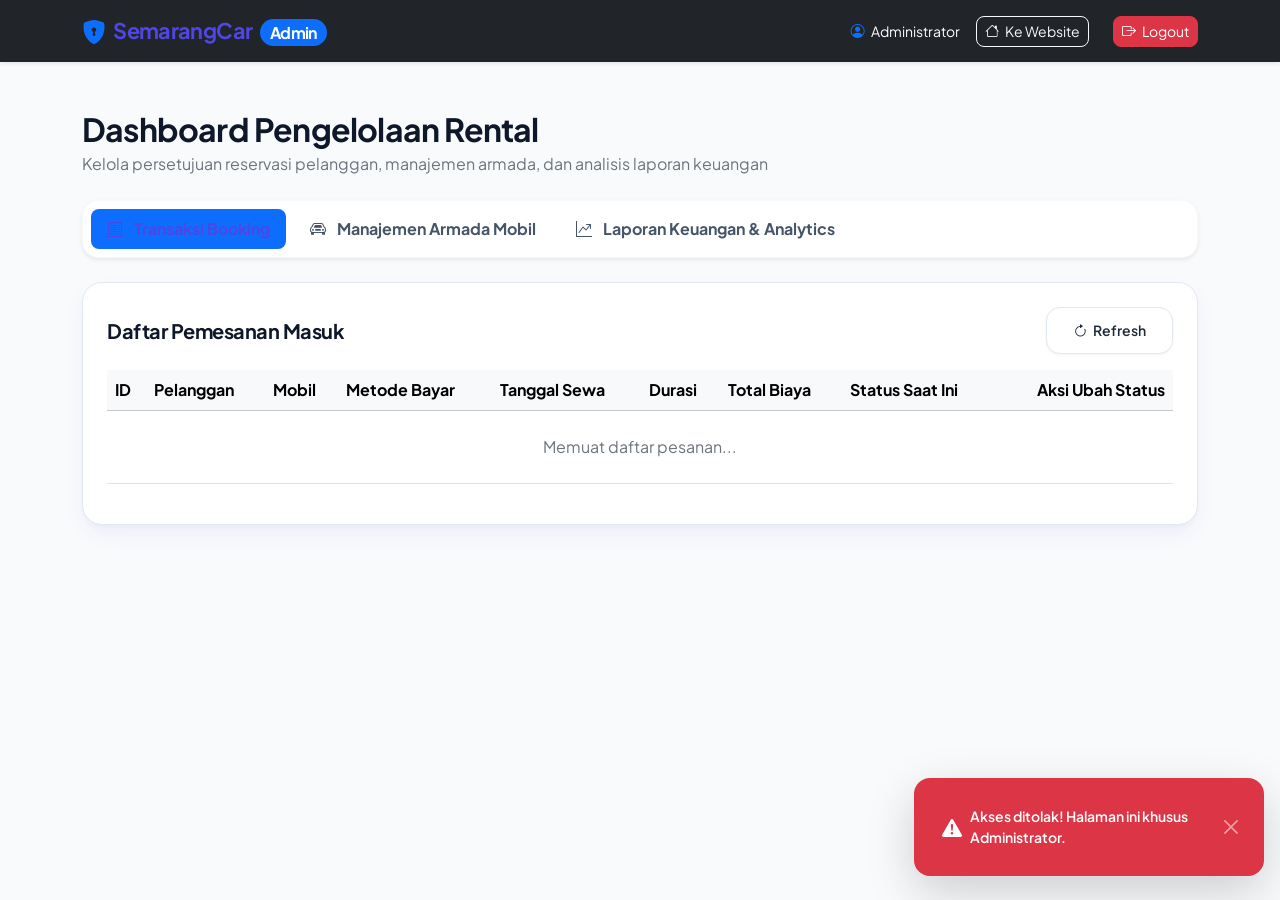
<file: frontend/admin.html>
<!DOCTYPE html>
<html lang="id">
<head>
    <meta charset="UTF-8">
    <meta name="viewport" content="width=device-width, initial-scale=1.0">
    <title>Dashboard Admin - SemarangCar</title>
    <link href="https://cdn.jsdelivr.net/npm/bootstrap@5.3.2/dist/css/bootstrap.min.css" rel="stylesheet">
    <link href="https://cdn.jsdelivr.net/npm/bootstrap-icons@1.11.1/font/bootstrap-icons.css" rel="stylesheet">
    <link rel="stylesheet" href="assets/css/style.css">
    <style>
        @media print {
            body * { visibility: hidden; }
            #printableReport, #printableReport * { visibility: visible; }
            #printableReport { position: absolute; left: 0; top: 0; width: 100%; }
            .no-print { display: none !important; }
        }
    </style>
</head>
<body>
    <nav class="navbar navbar-expand-lg navbar-dark bg-dark sticky-top shadow-sm no-print">
        <div class="container">
            <a class="navbar-brand d-flex align-items-center gap-2 fw-bold text-white" href="admin.html">
                <i class="bi bi-shield-lock-fill text-primary fs-4"></i>
                <span>SemarangCar <span class="badge bg-primary text-white fs-6 ms-1 rounded-pill">Admin</span></span>
            </a>
            <div class="d-flex align-items-center gap-3">
                <span class="text-white small d-none d-sm-inline" id="adminNameDisplay"><i class="bi bi-person-circle me-1 text-primary"></i> Administrator</span>
                <a href="index.html" class="btn btn-outline-light btn-sm rounded-3 me-2"><i class="bi bi-house me-1"></i> Ke Website</a>
                <button onclick="logout()" class="btn btn-danger btn-sm rounded-3"><i class="bi bi-box-arrow-right me-1"></i> Logout</button>
            </div>
        </div>
    </nav>

    <main class="py-5">
        <div class="container">
            <div class="d-flex flex-column flex-md-row justify-content-between align-items-start align-items-md-center mb-4 gap-3 no-print">
                <div>
                    <h2 class="fw-bold mb-1">Dashboard Pengelolaan Rental</h2>
                    <p class="text-secondary mb-0">Kelola persetujuan reservasi pelanggan, manajemen armada, dan analisis laporan keuangan</p>
                </div>
            </div>

            <!-- Tab Navigation -->
            <ul class="nav nav-pills gap-2 mb-4 p-2 bg-white rounded-4 border border-light shadow-sm no-print" id="adminTabs" role="tablist">
                <li class="nav-item" role="presentation">
                    <button class="nav-link active rounded-3 px-4 py-2.5 fw-bold" id="bookings-tab" data-bs-toggle="tab" data-bs-target="#bookings-panel" type="button" role="tab">
                        <i class="bi bi-receipt-cutoff me-2"></i> Transaksi Booking
                        <span class="badge bg-danger text-white ms-2 rounded-pill d-none" id="pendingBookingBadge">0</span>
                    </button>
                </li>
                <li class="nav-item" role="presentation">
                    <button class="nav-link rounded-3 px-4 py-2.5 fw-bold" id="cars-tab" data-bs-toggle="tab" data-bs-target="#cars-panel" type="button" role="tab">
                        <i class="bi bi-car-front me-2"></i> Manajemen Armada Mobil
                    </button>
                </li>
                <li class="nav-item" role="presentation">
                    <button class="nav-link rounded-3 px-4 py-2.5 fw-bold" id="finance-tab" data-bs-toggle="tab" data-bs-target="#finance-panel" type="button" role="tab" onclick="loadFinancialReport()">
                        <i class="bi bi-graph-up-arrow me-2"></i> Laporan Keuangan & Analytics
                    </button>
                </li>
            </ul>

            <div class="tab-content" id="adminTabsContent">
                <!-- Panel 1: Booking Management -->
                <div class="tab-pane fade show active" id="bookings-panel" role="tabpanel">
                    <div class="card card-modern p-4">
                        <div class="d-flex justify-content-between align-items-center mb-3">
                            <h5 class="fw-bold mb-0">Daftar Pemesanan Masuk</h5>
                            <button onclick="loadAllBookings()" class="btn btn-secondary-custom btn-sm"><i class="bi bi-arrow-clockwise me-1"></i> Refresh</button>
                        </div>
                        <div class="table-responsive">
                            <table class="table table-hover align-middle">
                                <thead class="table-light">
                                    <tr>
                                        <th>ID</th>
                                        <th>Pelanggan</th>
                                        <th>Mobil</th>
                                        <th>Metode Bayar</th>
                                        <th>Tanggal Sewa</th>
                                        <th>Durasi</th>
                                        <th>Total Biaya</th>
                                        <th>Status Saat Ini</th>
                                        <th class="text-end">Aksi Ubah Status</th>
                                    </tr>
                                </thead>
                                <tbody id="adminBookingTable">
                                    <tr><td colspan="9" class="text-center py-4 text-secondary">Memuat daftar pesanan...</td></tr>
                                </tbody>
                            </table>
                        </div>
                    </div>
                </div>

                <!-- Panel 2: Mobil CRUD Management -->
                <div class="tab-pane fade" id="cars-panel" role="tabpanel">
                    <div class="card card-modern p-4">
                        <div class="d-flex flex-column flex-sm-row justify-content-between align-items-start align-items-sm-center mb-4 gap-2">
                            <h5 class="fw-bold mb-0">Kelola Daftar Armada Mobil</h5>
                            <button onclick="openCarModal()" class="btn btn-primary-custom btn-sm">
                                <i class="bi bi-plus-lg me-1"></i> Tambah Mobil Baru
                            </button>
                        </div>
                        <div class="table-responsive">
                            <table class="table table-hover align-middle">
                                <thead class="table-light">
                                    <tr>
                                        <th>Mobil</th>
                                        <th>Merk</th>
                                        <th>Harga / Hari</th>
                                        <th>Transmisi</th>
                                        <th>Kapasitas</th>
                                        <th>Status Armada</th>
                                        <th class="text-end">Aksi Kelola</th>
                                    </tr>
                                </thead>
                                <tbody id="adminCarTable">
                                    <tr><td colspan="7" class="text-center py-4 text-secondary">Memuat daftar mobil...</td></tr>
                                </tbody>
                            </table>
                        </div>
                    </div>
                </div>

                <!-- Panel 3: Financial Analytics & Reports (Item 2B) -->
                <div class="tab-pane fade" id="finance-panel" role="tabpanel">
                    <div id="printableReport">
                        <!-- Stat Summary Cards -->
                        <div class="row g-3 mb-4 no-print">
                            <div class="col-6 col-md-3">
                                <div class="card card-modern p-3 border-0 bg-primary text-white">
                                    <span class="small text-white-50 d-block">TOTAL OMSET APPROVED</span>
                                    <h4 class="fw-bold mb-0" id="statOmsetApproved">Rp0</h4>
                                </div>
                            </div>
                            <div class="col-6 col-md-3">
                                <div class="card card-modern p-3 border-0 bg-success text-white">
                                    <span class="small text-white-50 d-block">TRANSAKSI APPROVED</span>
                                    <h4 class="fw-bold mb-0" id="statCountApproved">0</h4>
                                </div>
                            </div>
                            <div class="col-6 col-md-3">
                                <div class="card card-modern p-3 border-0 bg-warning text-dark">
                                    <span class="small text-dark-50 d-block">TRANSAKSI PENDING</span>
                                    <h4 class="fw-bold mb-0" id="statCountPending">0</h4>
                                </div>
                            </div>
                            <div class="col-6 col-md-3">
                                <div class="card card-modern p-3 border-0 bg-dark text-white">
                                    <span class="small text-white-50 d-block">TOTAL SEWA UNIT</span>
                                    <h4 class="fw-bold mb-0" id="statCountMobil">0 Unit</h4>
                                </div>
                            </div>
                        </div>

                        <!-- Report Table -->
                        <div class="card card-modern p-4">
                            <div class="d-flex justify-content-between align-items-center mb-3">
                                <div>
                                    <h5 class="fw-bold mb-0">Laporan Keuangan & Pendapatan</h5>
                                    <span class="text-secondary small">Rekapitulasi pendapatan transaksi penyewaan armada</span>
                                </div>
                                <button onclick="window.print()" class="btn btn-primary-custom btn-sm no-print">
                                    <i class="bi bi-printer me-1"></i> Cetak Laporan PDF
                                </button>
                            </div>
                            <div class="table-responsive">
                                <table class="table table-bordered align-middle">
                                    <thead class="table-light">
                                        <tr>
                                            <th>ID Ref</th>
                                            <th>Pelanggan</th>
                                            <th>Mobil Disewa</th>
                                            <th>Metode Bayar</th>
                                            <th>Tanggal Sewa</th>
                                            <th>Nominal Biaya</th>
                                            <th>Status</th>
                                        </tr>
                                    </thead>
                                    <tbody id="financeTable">
                                        <tr><td colspan="7" class="text-center py-4 text-secondary">Memuat laporan...</td></tr>
                                    </tbody>
                                    <tfoot>
                                        <tr class="table-light fw-bold">
                                            <td colspan="5" class="text-end">TOTAL OMSET TERKUMPUL (APPROVED):</td>
                                            <td colspan="2" class="text-primary fs-5" id="financeTotalApproved">Rp0</td>
                                        </tr>
                                    </tfoot>
                                </table>
                            </div>
                        </div>
                    </div>
                </div>
            </div>
        </div>
    </main>

    <!-- Modal Form Tambah/Edit Mobil -->
    <div class="modal fade" id="carModal" tabindex="-1" aria-hidden="true">
        <div class="modal-dialog modal-dialog-centered modal-lg">
            <div class="modal-content rounded-4 border-0 shadow-lg">
                <div class="modal-header border-bottom-0 pb-0">
                    <h5 class="modal-title fw-bold" id="carModalTitle">Tambah Armada Mobil</h5>
                    <button type="button" class="btn-close" data-bs-dismiss="modal" aria-label="Close"></button>
                </div>
                <div class="modal-body p-4">
                    <form id="carForm">
                        <input type="hidden" id="carId">
                        
                        <div class="row g-3 mb-3">
                            <div class="col-md-6">
                                <label class="form-label" for="carNama">Nama Mobil</label>
                                <input type="text" id="carNama" class="form-control" placeholder="Contoh: Avanza Veloz" required>
                            </div>
                            <div class="col-md-6">
                                <label class="form-label" for="carMerk">Merk / Brand</label>
                                <input type="text" id="carMerk" class="form-control" placeholder="Contoh: Toyota" required>
                            </div>
                        </div>

                        <div class="row g-3 mb-3">
                            <div class="col-md-4">
                                <label class="form-label" for="carHarga">Harga Sewa / Hari (Rp)</label>
                                <input type="number" id="carHarga" class="form-control" min="50000" step="10000" placeholder="350000" required>
                            </div>
                            <div class="col-md-4">
                                <label class="form-label" for="carTransmisi">Transmisi</label>
                                <select id="carTransmisi" class="form-select" required>
                                    <option value="Manual">Manual</option>
                                    <option value="Otomatis">Otomatis (Matic)</option>
                                </select>
                            </div>
                            <div class="col-md-4">
                                <label class="form-label" for="carKapasitas">Kapasitas (Kursi)</label>
                                <input type="number" id="carKapasitas" class="form-control" min="2" max="20" value="5" required>
                            </div>
                        </div>

                        <div class="row g-3 mb-3">
                            <div class="col-md-6">
                                <label class="form-label" for="carBahanBakar">Bahan Bakar</label>
                                <select id="carBahanBakar" class="form-select" required>
                                    <option value="Bensin">Bensin</option>
                                    <option value="Diesel">Diesel</option>
                                    <option value="Listrik">Listrik (EV)</option>
                                </select>
                            </div>
                            <div class="col-md-6">
                                <label class="form-label" for="carStatus">Status Ketersediaan Armada</label>
                                <select id="carStatus" class="form-select" required>
                                    <option value="true">Tersedia (Siap Disewa)</option>
                                    <option value="false">Tidak Tersedia / Disewa</option>
                                </select>
                            </div>
                        </div>

                        <div class="mb-3">
                            <label class="form-label" for="carGambarUrl">URL Gambar Mobil</label>
                            <input type="url" id="carGambarUrl" class="form-control" placeholder="https://images.unsplash.com/...">
                        </div>

                        <div class="mb-4">
                            <label class="form-label" for="carDeskripsi">Deskripsi Singkat</label>
                            <textarea id="carDeskripsi" class="form-control" rows="3" placeholder="Informasi keunggulan mobil..."></textarea>
                        </div>

                        <div class="d-flex justify-content-end gap-2">
                            <button type="button" class="btn btn-secondary-custom" data-bs-dismiss="modal">Batal</button>
                            <button type="submit" id="saveCarBtn" class="btn btn-primary-custom">Simpan Armada Mobil</button>
                        </div>
                    </form>
                </div>
            </div>
        </div>
    </div>

    <div id="toastContainer" class="toast-container position-fixed bottom-0 end-0 p-3 no-print"></div>

    <script src="https://cdn.jsdelivr.net/npm/bootstrap@5.3.2/dist/js/bootstrap.bundle.min.js"></script>
    <script src="assets/js/script.js"></script>
    <script>
        let bsCarModal = null;

        document.addEventListener('DOMContentLoaded', () => {
            const user = JSON.parse(localStorage.getItem('user'));
            if (!user || user.role !== 'ADMIN') {
                showToast('Akses ditolak! Halaman ini khusus Administrator.', 'danger');
                setTimeout(() => window.location.href = 'login.html', 1000);
                return;
            }

            document.getElementById('adminNameDisplay').innerHTML = `<i class="bi bi-person-circle me-1 text-primary"></i> ${escapeHTML(user.nama)}`;

            bsCarModal = new bootstrap.Modal(document.getElementById('carModal'));
            document.getElementById('carForm').addEventListener('submit', saveCar);

            loadAllBookings();
            loadAllCars();
        });

        async function loadAllBookings() {
            const tbody = document.getElementById('adminBookingTable');
            try {
                const res = await fetch(`${API_BASE_URL}/booking`, { headers: getAuthHeaders() });
                const bookings = await res.json();

                if (!bookings || bookings.length === 0) {
                    tbody.innerHTML = '<tr><td colspan="9" class="text-center text-secondary py-4">Belum ada pesanan masuk.</td></tr>';
                    updatePendingBadge(0);
                    return;
                }

                const pendingCount = bookings.filter(b => b.status === 'PENDING').length;
                updatePendingBadge(pendingCount);

                tbody.innerHTML = bookings.map(b => {
                    let badgeClass = 'badge-amber';
                    if (b.status === 'APPROVED') badgeClass = 'badge-emerald';
                    if (b.status === 'REJECTED') badgeClass = 'badge-rose';

                    const userHp = b.user && b.user.noHp ? b.user.noHp.replace(/[^0-9]/g, '') : '';
                    const waLink = userHp ? `https://wa.me/${userHp.startsWith('0') ? '62' + userHp.substring(1) : userHp}` : '#';

                    return `
                    <tr>
                        <td><strong>#${b.id}</strong></td>
                        <td>
                            <strong class="d-block text-dark">${escapeHTML(b.user ? b.user.nama : 'Pelanggan')}</strong>
                            <span class="small text-secondary">${escapeHTML(b.user ? b.user.email : '')}</span>
                            ${userHp ? `<a href="${waLink}" target="_blank" class="badge bg-success-subtle text-success text-decoration-none border border-success-subtle mt-1 d-inline-block"><i class="bi bi-whatsapp me-1"></i> ${escapeHTML(b.user.noHp)}</a>` : ''}
                        </td>
                        <td>
                            <strong>${escapeHTML(b.mobil ? b.mobil.nama : '-')}</strong>
                            <span class="d-block small text-secondary">${b.denganSopir ? '(Dengan Driver)' : '(Lepas Kunci)'}</span>
                        </td>
                        <td><span class="badge bg-light text-dark border">${b.metodePembayaran || 'COD'}</span></td>
                        <td>${b.tanggalMulai}</td>
                        <td>${b.durasiHari} Hari</td>
                        <td class="fw-bold text-primary">${formatRupiah(b.totalHarga)}</td>
                        <td><span class="badge-custom ${badgeClass}">${b.status}</span></td>
                        <td class="text-end">
                            <button onclick="changeStatus(${b.id}, 'APPROVED')" class="btn btn-sm btn-outline-success me-1" title="Setujui Pesanan">
                                <i class="bi bi-check-lg"></i> Setujui
                            </button>
                            <button onclick="changeStatus(${b.id}, 'REJECTED')" class="btn btn-sm btn-outline-danger" title="Tolak Pesanan">
                                <i class="bi bi-x-lg"></i> Tolak
                            </button>
                        </td>
                    </tr>
                    `;
                }).join('');
            } catch (e) {
                tbody.innerHTML = '<tr><td colspan="9" class="text-center text-danger py-4">Gagal memuat daftar pesanan.</td></tr>';
            }
        }

        async function loadFinancialReport() {
            const tbody = document.getElementById('financeTable');
            try {
                const res = await fetch(`${API_BASE_URL}/booking`, { headers: getAuthHeaders() });
                const bookings = await res.json();

                if (!bookings || bookings.length === 0) {
                    tbody.innerHTML = '<tr><td colspan="7" class="text-center text-secondary py-4">Belum ada data keuangan.</td></tr>';
                    return;
                }

                const approvedList = bookings.filter(b => b.status === 'APPROVED');
                const pendingList = bookings.filter(b => b.status === 'PENDING');
                const totalOmset = approvedList.reduce((acc, curr) => acc + (curr.totalHarga || 0), 0);

                document.getElementById('statOmsetApproved').innerText = formatRupiah(totalOmset);
                document.getElementById('statCountApproved').innerText = approvedList.length;
                document.getElementById('statCountPending').innerText = pendingList.length;
                document.getElementById('statCountMobil').innerText = approvedList.length + ' Unit';
                document.getElementById('financeTotalApproved').innerText = formatRupiah(totalOmset);

                tbody.innerHTML = bookings.map(b => {
                    let badgeClass = 'bg-secondary';
                    if (b.status === 'APPROVED') badgeClass = 'bg-success';
                    if (b.status === 'PENDING') badgeClass = 'bg-warning text-dark';
                    if (b.status === 'REJECTED') badgeClass = 'bg-danger';

                    return `
                    <tr>
                        <td><strong>#INV-${b.id}</strong></td>
                        <td>${escapeHTML(b.user ? b.user.nama : '-')}</td>
                        <td>${escapeHTML(b.mobil ? b.mobil.nama : '-')}</td>
                        <td>${b.metodePembayaran || 'COD'}</td>
                        <td>${b.tanggalMulai} (${b.durasiHari} Hari)</td>
                        <td class="fw-bold ${b.status === 'APPROVED' ? 'text-primary' : 'text-secondary'}">${formatRupiah(b.totalHarga)}</td>
                        <td><span class="badge ${badgeClass}">${b.status}</span></td>
                    </tr>
                    `;
                }).join('');
            } catch (e) {
                tbody.innerHTML = '<tr><td colspan="7" class="text-center text-danger py-4">Gagal memuat laporan keuangan.</td></tr>';
            }
        }

        function updatePendingBadge(count) {
            const badge = document.getElementById('pendingBookingBadge');
            if (!badge) return;
            if (count > 0) {
                badge.innerText = count;
                badge.classList.remove('d-none');
            } else {
                badge.classList.add('d-none');
            }
        }

        async function changeStatus(bookingId, statusBaru) {
            if (!confirm(`Konfirmasi ubah status pesanan #${bookingId} menjadi ${statusBaru}?`)) return;

            try {
                const res = await fetch(`${API_BASE_URL}/booking/${bookingId}/status`, {
                    method: 'PUT',
                    headers: getAuthHeaders(),
                    body: JSON.stringify({ status: statusBaru })
                });

                if (res.ok) {
                    showToast(`Status pesanan #${bookingId} berhasil diubah ke ${statusBaru}`, 'success');
                    loadAllBookings();
                } else {
                    showToast('Gagal mengubah status pesanan', 'danger');
                }
            } catch (e) {
                showToast('Terjadi kesalahan koneksi', 'danger');
            }
        }

        async function loadAllCars() {
            const tbody = document.getElementById('adminCarTable');
            try {
                const res = await fetch(`${API_BASE_URL}/mobil`);
                const cars = await res.json();

                if (!cars || cars.length === 0) {
                    tbody.innerHTML = '<tr><td colspan="7" class="text-center text-secondary py-4">Belum ada armada mobil di katalog.</td></tr>';
                    return;
                }

                tbody.innerHTML = cars.map(c => `
                    <tr>
                        <td>
                            <div class="d-flex align-items-center gap-3">
                                <img src="${c.gambarUrl || 'https://images.unsplash.com/photo-1549399542-7e3f8b79c341?auto=format&fit=crop&q=80&w=200'}" alt="${escapeHTML(c.nama)}" class="rounded-3" style="width: 50px; height: 40px; object-fit: cover;" onerror="this.onerror=null; this.src='https://images.unsplash.com/photo-1549399542-7e3f8b79c341?auto=format&fit=crop&q=80&w=200';">
                                <strong>${escapeHTML(c.nama)}</strong>
                            </div>
                        </td>
                        <td>${escapeHTML(c.merk)}</td>
                        <td class="fw-bold text-primary">${formatRupiah(c.harga)}</td>
                        <td>${escapeHTML(c.transmisi)}</td>
                        <td>${c.kapasitas} Kursi</td>
                        <td>
                            <span class="badge-custom ${c.statusTersedia ? 'badge-emerald' : 'badge-rose'}">
                                ${c.statusTersedia ? 'Tersedia' : 'Disewa / Maintenance'}
                            </span>
                        </td>
                        <td class="text-end">
                            <button onclick="editCar(${c.id})" class="btn btn-sm btn-outline-primary me-1" title="Edit Mobil"><i class="bi bi-pencil"></i></button>
                            <button onclick="deleteCar(${c.id}, '${escapeHTML(c.nama)}')" class="btn btn-sm btn-outline-danger" title="Hapus Mobil"><i class="bi bi-trash"></i></button>
                        </td>
                    </tr>
                `).join('');
            } catch (e) {
                tbody.innerHTML = '<tr><td colspan="7" class="text-center text-danger py-4">Gagal memuat daftar mobil.</td></tr>';
            }
        }

        function openCarModal() {
            document.getElementById('carForm').reset();
            document.getElementById('carId').value = '';
            document.getElementById('carModalTitle').innerText = 'Tambah Armada Mobil Baru';
            bsCarModal.show();
        }

        async function editCar(id) {
            try {
                const res = await fetch(`${API_BASE_URL}/mobil/${id}`);
                const car = await res.json();

                document.getElementById('carId').value = car.id;
                document.getElementById('carNama').value = car.nama;
                document.getElementById('carMerk').value = car.merk;
                document.getElementById('carHarga').value = car.harga;
                document.getElementById('carTransmisi').value = car.transmisi;
                document.getElementById('carKapasitas').value = car.kapasitas;
                document.getElementById('carBahanBakar').value = car.bahanBakar || 'Bensin';
                document.getElementById('carStatus').value = car.statusTersedia ? 'true' : 'false';
                document.getElementById('carGambarUrl').value = car.gambarUrl || '';
                document.getElementById('carDeskripsi').value = car.deskripsi || '';

                document.getElementById('carModalTitle').innerText = 'Edit Armada Mobil #' + car.id;
                bsCarModal.show();
            } catch (e) {
                showToast('Gagal memuat data mobil untuk diedit', 'danger');
            }
        }

        async function saveCar(e) {
            e.preventDefault();
            const id = document.getElementById('carId').value;
            const isEdit = !!id;

            const payload = {
                nama: document.getElementById('carNama').value.trim(),
                merk: document.getElementById('carMerk').value.trim(),
                harga: parseFloat(document.getElementById('carHarga').value),
                transmisi: document.getElementById('carTransmisi').value,
                kapasitas: parseInt(document.getElementById('carKapasitas').value),
                bahanBakar: document.getElementById('carBahanBakar').value,
                statusTersedia: document.getElementById('carStatus').value === 'true',
                gambarUrl: document.getElementById('carGambarUrl').value.trim(),
                deskripsi: document.getElementById('carDeskripsi').value.trim()
            };

            const url = isEdit ? `${API_BASE_URL}/mobil/${id}` : `${API_BASE_URL}/mobil`;
            const method = isEdit ? 'PUT' : 'POST';

            try {
                const res = await fetch(url, {
                    method: method,
                    headers: getAuthHeaders(),
                    body: JSON.stringify(payload)
                });

                if (res.ok) {
                    showToast(`Armada mobil berhasil ${isEdit ? 'diperbarui' : 'ditambahkan'}!`, 'success');
                    bsCarModal.hide();
                    loadAllCars();
                } else {
                    showToast('Gagal menyimpan armada mobil', 'danger');
                }
            } catch (e) {
                showToast('Terjadi kesalahan koneksi', 'danger');
            }
        }

        async function deleteCar(id, nama) {
            if (!confirm(`Apakah Anda yakin ingin menghapus armada mobil "${nama}"?`)) return;

            try {
                const res = await fetch(`${API_BASE_URL}/mobil/${id}`, {
                    method: 'DELETE',
                    headers: getAuthHeaders()
                });

                if (res.ok) {
                    showToast(`Armada mobil "${nama}" berhasil dihapus`, 'success');
                    loadAllCars();
                } else {
                    showToast('Gagal menghapus armada mobil', 'danger');
                }
            } catch (e) {
                showToast('Terjadi kesalahan jaringan', 'danger');
            }
        }
    </script>
</body>
</html>
</file>
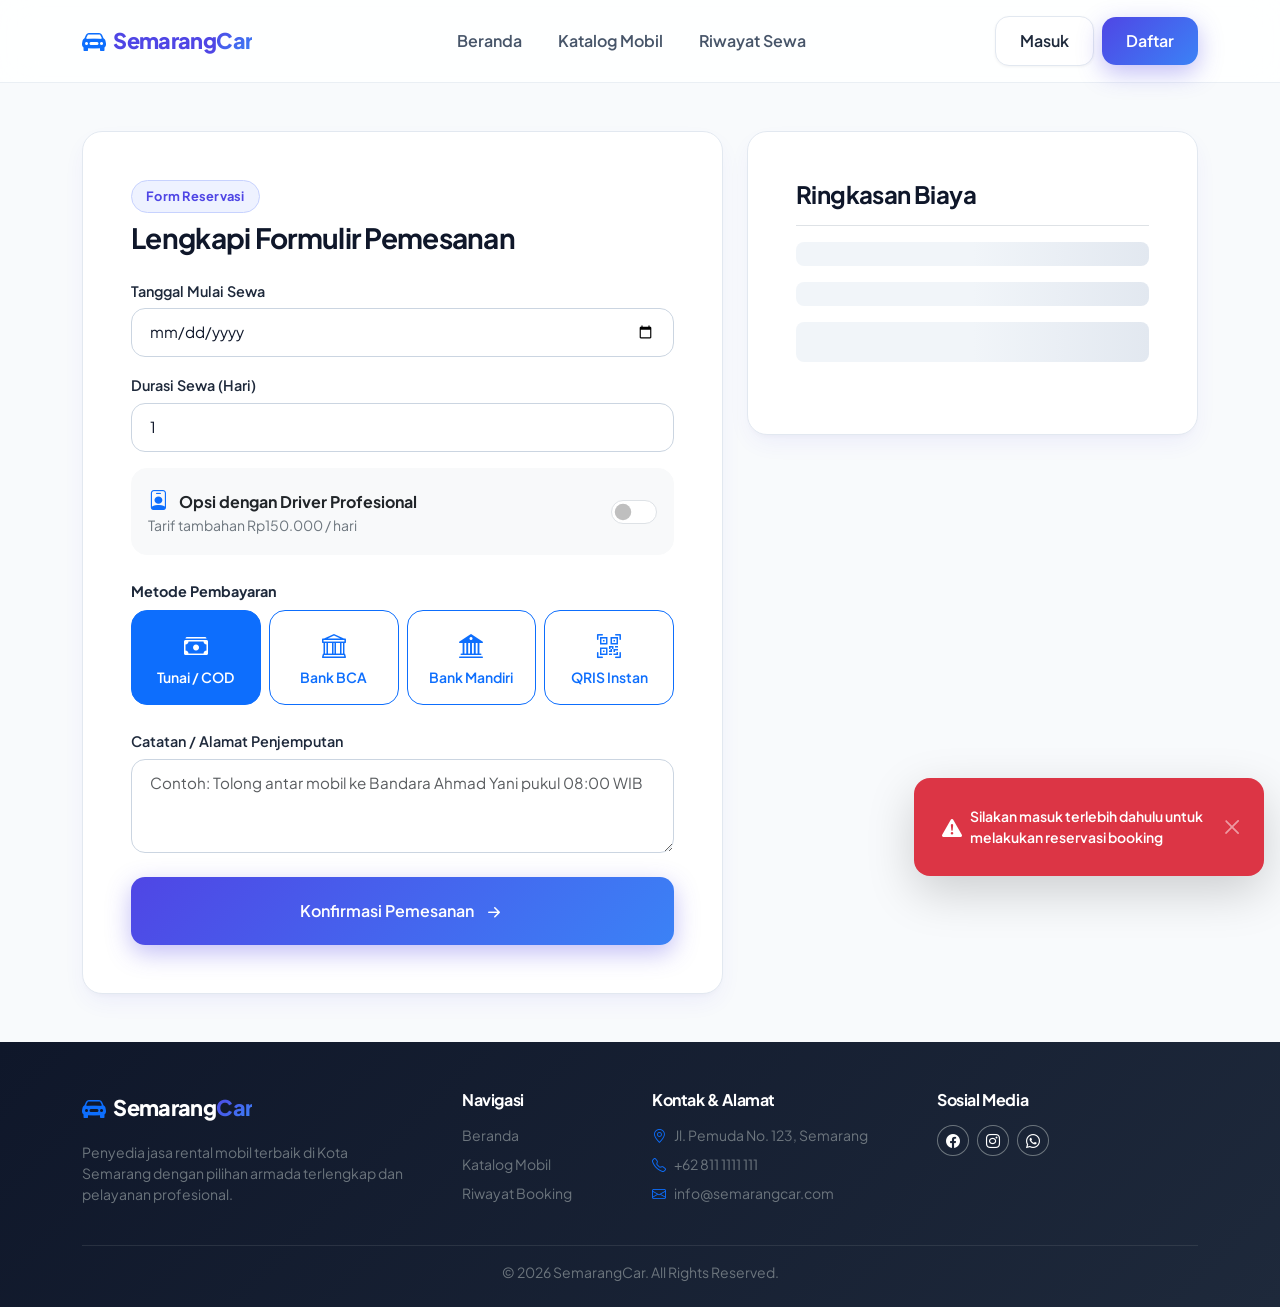
<file: frontend/booking.html>
<!DOCTYPE html>
<html lang="id">
<head>
    <meta charset="UTF-8">
    <meta name="viewport" content="width=device-width, initial-scale=1.0">
    <title>Reservasi Booking - SemarangCar</title>
    <link href="https://cdn.jsdelivr.net/npm/bootstrap@5.3.2/dist/css/bootstrap.min.css" rel="stylesheet">
    <link href="https://cdn.jsdelivr.net/npm/bootstrap-icons@1.11.1/font/bootstrap-icons.css" rel="stylesheet">
    <link rel="stylesheet" href="assets/css/style.css">
</head>
<body>
    <nav class="navbar navbar-expand-lg navbar-custom sticky-top">
        <div class="container">
            <a class="navbar-brand d-flex align-items-center gap-2" href="index.html">
                <i class="bi bi-car-front-fill fs-4 text-primary"></i>
                <span>Semarang<span class="text-gradient">Car</span></span>
            </a>
            <button class="navbar-toggler border-0" type="button" data-bs-toggle="collapse" data-bs-target="#navbarNav">
                <span class="navbar-toggler-icon"></span>
            </button>
            <div class="collapse navbar-collapse" id="navbarNav">
                <ul class="navbar-nav mx-auto gap-1">
                    <li class="nav-item"><a class="nav-link" href="index.html">Beranda</a></li>
                    <li class="nav-item"><a class="nav-link" href="mobil.html">Katalog Mobil</a></li>
                    <li class="nav-item"><a class="nav-link" href="riwayat.html">Riwayat Sewa</a></li>
                </ul>
                <div class="d-flex align-items-center" id="authNavLinks"></div>
            </div>
        </div>
    </nav>

    <main class="py-5">
        <div class="container">
            <div class="row g-4">
                <div class="col-lg-7">
                    <div class="card card-modern p-4 p-md-5 fade-in-up">
                        <div class="d-flex align-items-center gap-2 mb-2">
                            <span class="badge-custom badge-indigo">Form Reservasi</span>
                        </div>
                        <h3 class="fw-bold mb-4">Lengkapi Formulir Pemesanan</h3>
                        
                        <form id="bookingForm">
                            <div class="mb-3">
                                <label class="form-label" for="tanggalMulai">Tanggal Mulai Sewa</label>
                                <input type="date" id="tanggalMulai" class="form-control" required>
                            </div>
                            
                            <div class="mb-3">
                                <label class="form-label" for="durasiHari">Durasi Sewa (Hari)</label>
                                <input type="number" id="durasiHari" class="form-control" min="1" max="30" value="1" required>
                            </div>

                            <div class="p-3 bg-light rounded-4 border border-light mb-4">
                                <div class="form-check form-switch d-flex align-items-center justify-content-between ps-0">
                                    <label class="form-check-label fw-bold mb-0 text-dark cursor-pointer" for="denganSopir">
                                        <i class="bi bi-person-badge text-primary me-2 fs-5"></i> Opsi dengan Driver Profesional
                                        <span class="d-block text-secondary small fw-normal">Tarif tambahan Rp150.000 / hari</span>
                                    </label>
                                    <input class="form-check-input ms-3 cursor-pointer" type="checkbox" role="switch" id="denganSopir" style="width: 46px; height: 24px;">
                                </div>
                            </div>

                            <!-- Pilihan Metode Pembayaran -->
                            <div class="mb-4">
                                <label class="form-label fw-bold mb-2">Metode Pembayaran</label>
                                <div class="row g-2">
                                    <div class="col-6 col-md-3">
                                        <input type="radio" class="btn-check" name="metodePembayaran" id="payCOD" value="COD" checked>
                                        <label class="btn btn-outline-primary w-100 py-3 rounded-4 d-flex flex-column align-items-center gap-1" for="payCOD">
                                            <i class="bi bi-cash-stack fs-4"></i>
                                            <span class="small fw-semibold">Tunai / COD</span>
                                        </label>
                                    </div>
                                    <div class="col-6 col-md-3">
                                        <input type="radio" class="btn-check" name="metodePembayaran" id="payBCA" value="TRANSFER_BCA">
                                        <label class="btn btn-outline-primary w-100 py-3 rounded-4 d-flex flex-column align-items-center gap-1" for="payBCA">
                                            <i class="bi bi-bank fs-4"></i>
                                            <span class="small fw-semibold">Bank BCA</span>
                                        </label>
                                    </div>
                                    <div class="col-6 col-md-3">
                                        <input type="radio" class="btn-check" name="metodePembayaran" id="payMandiri" value="TRANSFER_MANDIRI">
                                        <label class="btn btn-outline-primary w-100 py-3 rounded-4 d-flex flex-column align-items-center gap-1" for="payMandiri">
                                            <i class="bi bi-bank2 fs-4"></i>
                                            <span class="small fw-semibold">Bank Mandiri</span>
                                        </label>
                                    </div>
                                    <div class="col-6 col-md-3">
                                        <input type="radio" class="btn-check" name="metodePembayaran" id="payQRIS" value="QRIS">
                                        <label class="btn btn-outline-primary w-100 py-3 rounded-4 d-flex flex-column align-items-center gap-1" for="payQRIS">
                                            <i class="bi bi-qr-code-scan fs-4"></i>
                                            <span class="small fw-semibold">QRIS Instan</span>
                                        </label>
                                    </div>
                                </div>
                            </div>

                            <div class="mb-4">
                                <label class="form-label" for="catatan">Catatan / Alamat Penjemputan</label>
                                <textarea id="catatan" class="form-control" rows="3" placeholder="Contoh: Tolong antar mobil ke Bandara Ahmad Yani pukul 08:00 WIB"></textarea>
                            </div>

                            <button type="submit" id="submitBookingBtn" class="btn btn-primary-custom w-100 py-3 fs-6">
                                <span>Konfirmasi Pemesanan</span> <i class="bi bi-arrow-right-short fs-4"></i>
                            </button>
                        </form>
                    </div>
                </div>

                <div class="col-lg-5">
                    <div class="card card-modern p-4 p-md-5 sticky-top fade-in-up" style="top: 100px;">
                        <h4 class="fw-bold mb-3 border-bottom pb-3">Ringkasan Biaya</h4>
                        <div id="ringkasanContent">
                            <div class="skeleton mb-3" style="height: 24px;"></div>
                            <div class="skeleton mb-3" style="height: 24px;"></div>
                            <div class="skeleton mb-4" style="height: 40px;"></div>
                        </div>
                    </div>
                </div>
            </div>
        </div>
    </main>

    <!-- Modal Konfirmasi WhatsApp & Pembayaran -->
    <div class="modal fade" id="successBookingModal" tabindex="-1" aria-hidden="true" data-bs-backdrop="static">
        <div class="modal-dialog modal-dialog-centered">
            <div class="modal-content rounded-4 border-0 shadow-lg p-3">
                <div class="modal-body text-center p-4">
                    <div class="badge-emerald p-3 rounded-circle d-inline-flex align-items-center justify-content-center mb-3" style="width: 70px; height: 70px;">
                        <i class="bi bi-check-circle-fill display-5 text-emerald"></i>
                    </div>
                    <h4 class="fw-bold mb-2">Reservasi Berhasil Dibuat!</h4>
                    <p class="text-secondary small mb-4">Kode Booking Anda: <strong id="modalBookingId" class="text-primary">#0</strong></p>

                    <div class="p-3 bg-light rounded-4 text-start small mb-4">
                        <div class="d-flex justify-content-between mb-2">
                            <span class="text-muted">Total Pembayaran:</span>
                            <strong id="modalTotalHarga" class="text-primary fs-6">Rp0</strong>
                        </div>
                        <div class="d-flex justify-content-between mb-2">
                            <span class="text-muted">Metode Pembayaran:</span>
                            <strong id="modalMetodeBayar" class="text-dark">Tunai / COD</strong>
                        </div>
                        <div id="paymentInstructionArea" class="mt-2 pt-2 border-top text-secondary">
                            <!-- Diisi instruksi bank / QRIS secara dinamis -->
                        </div>
                    </div>

                    <a id="waDirectBtn" href="#" target="_blank" class="btn btn-success w-100 py-3 rounded-4 fw-bold mb-2 d-flex align-items-center justify-content-center gap-2">
                        <i class="bi bi-whatsapp fs-5"></i> Konfirmasi ke WhatsApp Admin
                    </a>
                    <a href="riwayat.html" class="btn btn-outline-secondary w-100 py-2.5 rounded-4 fw-semibold">
                        Lihat Riwayat Pemesanan
                    </a>
                </div>
            </div>
        </div>
    </div>

    <footer class="pt-5 pb-4">
        <div class="container">
            <div class="row g-4 mb-4">
                <div class="col-lg-4">
                    <a class="navbar-brand d-flex align-items-center gap-2 mb-3" href="index.html">
                        <i class="bi bi-car-front-fill fs-4 text-primary"></i>
                        <span class="text-white">Semarang<span class="text-gradient">Car</span></span>
                    </a>
                    <p class="text-secondary small me-lg-4">Penyedia jasa rental mobil terbaik di Kota Semarang dengan pilihan armada terlengkap dan pelayanan profesional.</p>
                </div>
                <div class="col-lg-2 col-md-4">
                    <h6 class="fw-bold text-white mb-3">Navigasi</h6>
                    <ul class="list-unstyled text-secondary small">
                        <li class="mb-2"><a href="index.html" class="text-secondary text-decoration-none">Beranda</a></li>
                        <li class="mb-2"><a href="mobil.html" class="text-secondary text-decoration-none">Katalog Mobil</a></li>
                        <li class="mb-2"><a href="riwayat.html" class="text-secondary text-decoration-none">Riwayat Booking</a></li>
                    </ul>
                </div>
                <div class="col-lg-3 col-md-4">
                    <h6 class="fw-bold text-white mb-3">Kontak & Alamat</h6>
                    <p class="text-secondary small mb-2"><i class="bi bi-geo-alt me-2 text-primary"></i>Jl. Pemuda No. 123, Semarang</p>
                    <p class="text-secondary small mb-2"><i class="bi bi-telephone me-2 text-primary"></i>+62 811 1111 111</p>
                    <p class="text-secondary small"><i class="bi bi-envelope me-2 text-primary"></i>info@semarangcar.com</p>
                </div>
                <div class="col-lg-3 col-md-4">
                    <h6 class="fw-bold text-white mb-3">Sosial Media</h6>
                    <div class="d-flex gap-2">
                        <a href="#" class="btn btn-outline-secondary btn-sm rounded-circle text-white" aria-label="Facebook"><i class="bi bi-facebook"></i></a>
                        <a href="#" class="btn btn-outline-secondary btn-sm rounded-circle text-white" aria-label="Instagram"><i class="bi bi-instagram"></i></a>
                        <a href="https://wa.me/628111111111" target="_blank" class="btn btn-outline-secondary btn-sm rounded-circle text-white" aria-label="WhatsApp"><i class="bi bi-whatsapp"></i></a>
                    </div>
                </div>
            </div>
            <hr class="border-secondary opacity-25">
            <p class="text-center text-secondary small mb-0">&copy; 2026 SemarangCar. All Rights Reserved.</p>
        </div>
    </footer>

    <div id="toastContainer" class="toast-container position-fixed bottom-0 end-0 p-3"></div>

    <script src="https://cdn.jsdelivr.net/npm/bootstrap@5.3.2/dist/js/bootstrap.bundle.min.js"></script>
    <script src="assets/js/script.js"></script>
    <script>
        const carId = new URLSearchParams(window.location.search).get('id');
        let carData = null;
        let bsSuccessModal = null;

        document.addEventListener('DOMContentLoaded', () => {
            const user = JSON.parse(localStorage.getItem('user'));
            if (!user) {
                showToast('Silakan masuk terlebih dahulu untuk melakukan reservasi booking', 'danger');
                setTimeout(() => window.location.href = 'login.html', 1200);
                return;
            }

            bsSuccessModal = new bootstrap.Modal(document.getElementById('successBookingModal'));

            const today = new Date().toISOString().split('T')[0];
            document.getElementById('tanggalMulai').value = today;
            document.getElementById('tanggalMulai').min = today;

            loadCarSummary();

            document.getElementById('durasiHari').addEventListener('input', calculateTotal);
            document.getElementById('denganSopir').addEventListener('change', calculateTotal);
            document.getElementById('bookingForm').addEventListener('submit', submitBooking);
        });

        async function loadCarSummary() {
            if (!carId) {
                window.location.href = 'mobil.html';
                return;
            }
            try {
                const res = await fetch(`${API_BASE_URL}/mobil/${carId}`);
                if (!res.ok) throw new Error();
                carData = await res.json();
                calculateTotal();
            } catch (e) {
                document.getElementById('ringkasanContent').innerHTML = '<p class="text-danger">Gagal memuat informasi armada mobil</p>';
            }
        }

        function calculateTotal() {
            if (!carData) return;

            const durasi = Math.max(1, parseInt(document.getElementById('durasiHari').value) || 1);
            const denganSopir = document.getElementById('denganSopir').checked;
            const tarifSopir = denganSopir ? 150000 : 0;
            const subtotalMobil = carData.harga * durasi;
            const subtotalSopir = tarifSopir * durasi;
            const total = subtotalMobil + subtotalSopir;

            document.getElementById('ringkasanContent').innerHTML = `
                <div class="d-flex align-items-center gap-3 mb-3 pb-3 border-bottom">
                    <img src="${carData.gambarUrl || 'https://images.unsplash.com/photo-1549399542-7e3f8b79c341?auto=format&fit=crop&q=80&w=200'}" alt="${escapeHTML(carData.nama)}" class="rounded-3" style="width: 70px; height: 55px; object-fit: cover;" onerror="this.onerror=null; this.src='https://images.unsplash.com/photo-1549399542-7e3f8b79c341?auto=format&fit=crop&q=80&w=200';">
                    <div>
                        <h6 class="fw-bold mb-1">${escapeHTML(carData.nama)}</h6>
                        <span class="badge-custom badge-indigo">${escapeHTML(carData.merk)} • ${escapeHTML(carData.transmisi)}</span>
                    </div>
                </div>

                <div class="d-flex justify-content-between text-secondary mb-2">
                    <span>Sewa Mobil (${durasi} Hari)</span>
                    <span>${formatRupiah(subtotalMobil)}</span>
                </div>

                <div class="d-flex justify-content-between text-secondary mb-2">
                    <span>Layanan Driver</span>
                    <span>${denganSopir ? formatRupiah(subtotalSopir) : 'Tanpa Driver'}</span>
                </div>

                <hr class="my-3">

                <div class="d-flex justify-content-between align-items-baseline mb-3">
                    <span class="fw-bold text-dark fs-5">Total Pembayaran</span>
                    <span class="fw-bold text-primary fs-4">${formatRupiah(total)}</span>
                </div>

                <div class="p-3 bg-primary-subtle text-primary rounded-3 small fw-medium">
                    <i class="bi bi-shield-check me-1"></i> Pilih metode pembayaran & dapatkan bukti konfirmasi via WhatsApp.
                </div>
            `;
        }

        async function submitBooking(e) {
            e.preventDefault();
            const user = JSON.parse(localStorage.getItem('user'));
            const submitBtn = document.getElementById('submitBookingBtn');
            const selectedMetode = document.querySelector('input[name="metodePembayaran"]:checked').value;

            submitBtn.disabled = true;
            submitBtn.innerHTML = '<span class="spinner-border spinner-border-sm me-2"></span> Memproses booking...';

            const payload = {
                userId: user.id,
                mobilId: parseInt(carId),
                tanggalMulai: document.getElementById('tanggalMulai').value,
                durasiHari: parseInt(document.getElementById('durasiHari').value),
                denganSopir: document.getElementById('denganSopir').checked,
                catatan: document.getElementById('catatan').value,
                metodePembayaran: selectedMetode
            };

            try {
                const res = await fetch(`${API_BASE_URL}/booking`, {
                    method: 'POST',
                    headers: getAuthHeaders(),
                    body: JSON.stringify(payload)
                });

                const data = await res.json();

                if (res.ok) {
                    showToast('Reservasi booking berhasil dibuat!', 'success');
                    
                    document.getElementById('modalBookingId').innerText = '#' + data.id;
                    document.getElementById('modalTotalHarga').innerText = formatRupiah(data.totalHarga);
                    
                    let metodeText = 'Tunai / COD (Bayar di Tempat)';
                    let instructionHTML = 'Pembayaran dapat dilakukan secara langsung saat serah terima armada mobil.';

                    if (selectedMetode === 'TRANSFER_BCA') {
                        metodeText = 'Transfer Bank BCA';
                        instructionHTML = 'Transfer ke Rekening BCA: <strong>8830-123-999</strong> a/n SemarangCar';
                    } else if (selectedMetode === 'TRANSFER_MANDIRI') {
                        metodeText = 'Transfer Bank Mandiri';
                        instructionHTML = 'Transfer ke Rekening Mandiri: <strong>137-00-9988-7711</strong> a/n SemarangCar';
                    } else if (selectedMetode === 'QRIS') {
                        metodeText = 'QRIS Instan';
                        instructionHTML = 'Scan Kode QRIS SemarangCar di kasir atau konfirmasi bukti bayar ke WA Admin.';
                    }

                    document.getElementById('modalMetodeBayar').innerText = metodeText;
                    document.getElementById('paymentInstructionArea').innerHTML = `<i class="bi bi-info-circle me-1"></i> ${instructionHTML}`;

                    const adminPhone = "628111111111";
                    const waText = `Halo Admin SemarangCar, saya ingin konfirmasi pesanan sewa mobil:

📌 *Detail Pesanan:*
- *ID Booking:* #${data.id}
- *Nama Pelanggan:* ${user.nama}
- *Mobil:* ${carData ? carData.nama : 'Armada Mobil'}
- *Tanggal Sewa:* ${data.tanggalMulai} (${data.durasiHari} Hari)
- *Driver:* ${data.denganSopir ? 'Dengan Driver' : 'Lepas Kunci'}
- *Metode Bayar:* ${metodeText}
- *Total Biaya:* ${formatRupiah(data.totalHarga)}

Mohon diproses untuk persetujuan. Terima kasih!`;

                    document.getElementById('waDirectBtn').href = `https://wa.me/${adminPhone}?text=${encodeURIComponent(waText)}`;
                    bsSuccessModal.show();
                } else {
                    showToast(data.message || 'Gagal membuat booking', 'danger');
                    submitBtn.disabled = false;
                    submitBtn.innerHTML = '<span>Konfirmasi Pemesanan</span> <i class="bi bi-arrow-right-short fs-4"></i>';
                }
            } catch (e) {
                showToast('Terjadi kesalahan jaringan server', 'danger');
                submitBtn.disabled = false;
                submitBtn.innerHTML = '<span>Konfirmasi Pemesanan</span> <i class="bi bi-arrow-right-short fs-4"></i>';
            }
        }
    </script>
</body>
</html>
</file>
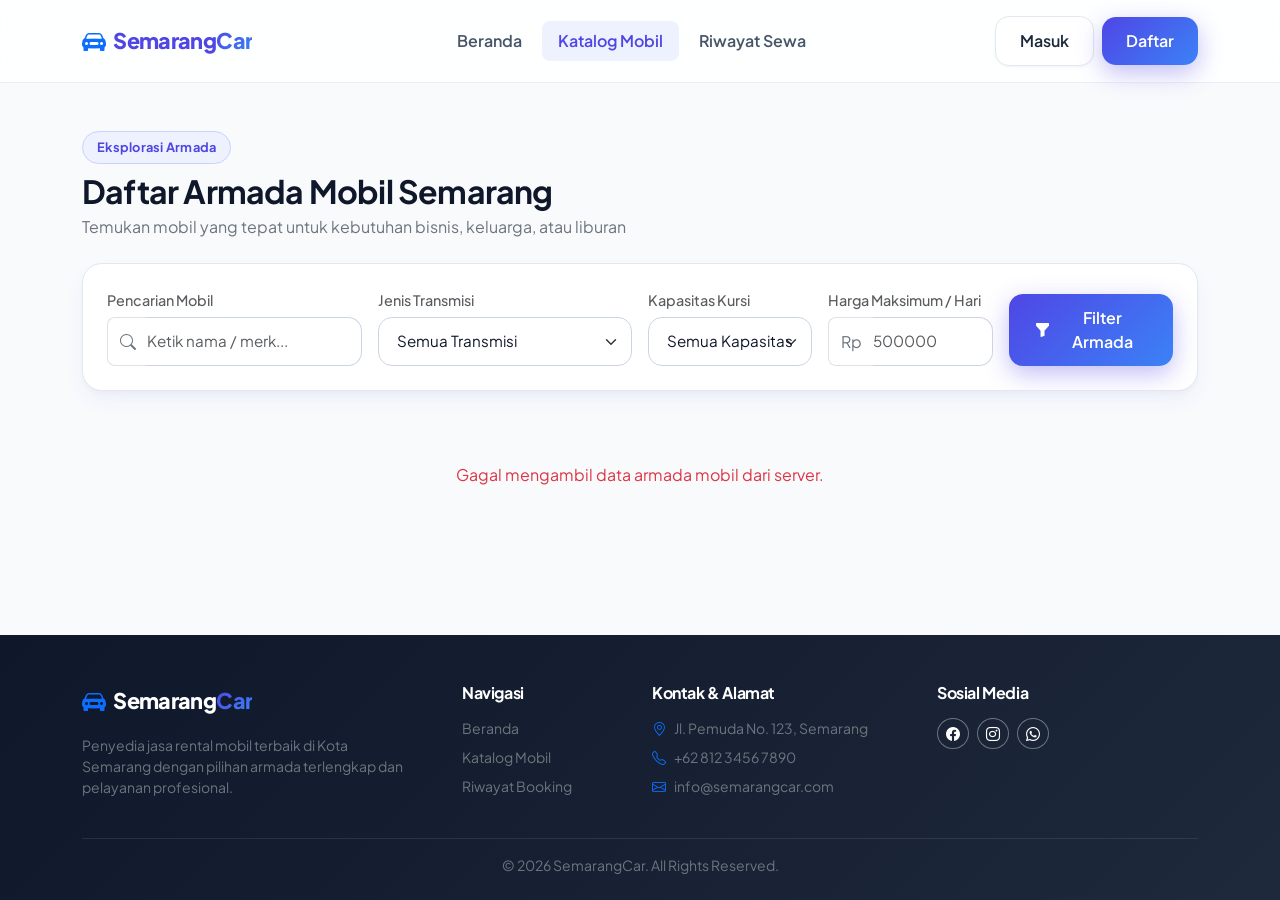
<file: frontend/detail.html>
<!DOCTYPE html>
<html lang="id">
<head>
    <meta charset="UTF-8">
    <meta name="viewport" content="width=device-width, initial-scale=1.0">
    <title>Detail Mobil - SemarangCar</title>
    <link href="https://cdn.jsdelivr.net/npm/bootstrap@5.3.2/dist/css/bootstrap.min.css" rel="stylesheet">
    <link href="https://cdn.jsdelivr.net/npm/bootstrap-icons@1.11.1/font/bootstrap-icons.css" rel="stylesheet">
    <link rel="stylesheet" href="assets/css/style.css">
</head>
<body>
    <nav class="navbar navbar-expand-lg navbar-custom sticky-top">
        <div class="container">
            <a class="navbar-brand d-flex align-items-center gap-2" href="index.html">
                <i class="bi bi-car-front-fill fs-4 text-primary"></i>
                <span>Semarang<span class="text-gradient">Car</span></span>
            </a>
            <button class="navbar-toggler border-0" type="button" data-bs-toggle="collapse" data-bs-target="#navbarNav">
                <span class="navbar-toggler-icon"></span>
            </button>
            <div class="collapse navbar-collapse" id="navbarNav">
                <ul class="navbar-nav mx-auto gap-1">
                    <li class="nav-item"><a class="nav-link" href="index.html">Beranda</a></li>
                    <li class="nav-item"><a class="nav-link" href="mobil.html">Katalog Mobil</a></li>
                    <li class="nav-item"><a class="nav-link" href="riwayat.html">Riwayat Sewa</a></li>
                </ul>
                <div class="d-flex align-items-center" id="authNavLinks"></div>
            </div>
        </div>
    </nav>

    <main class="py-5">
        <div class="container" id="detailContainer">
            <div class="row g-5">
                <div class="col-lg-6">
                    <div class="skeleton" style="height: 380px; border-radius: 20px;"></div>
                </div>
                <div class="col-lg-6">
                    <div class="skeleton mb-3" style="height: 36px; width: 60%;"></div>
                    <div class="skeleton mb-4" style="height: 28px; width: 40%;"></div>
                    <div class="skeleton mb-4" style="height: 80px; border-radius: 14px;"></div>
                    <div class="skeleton" style="height: 50px; border-radius: 14px;"></div>
                </div>
            </div>
        </div>
    </main>

    <footer class="pt-5 pb-4">
        <div class="container">
            <div class="row g-4 mb-4">
                <div class="col-lg-4">
                    <a class="navbar-brand d-flex align-items-center gap-2 mb-3" href="index.html">
                        <i class="bi bi-car-front-fill fs-4 text-primary"></i>
                        <span class="text-white">Semarang<span class="text-gradient">Car</span></span>
                    </a>
                    <p class="text-secondary small me-lg-4">Penyedia jasa rental mobil terbaik di Kota Semarang dengan pilihan armada terlengkap dan pelayanan profesional.</p>
                </div>
                <div class="col-lg-2 col-md-4">
                    <h6 class="fw-bold text-white mb-3">Navigasi</h6>
                    <ul class="list-unstyled text-secondary small">
                        <li class="mb-2"><a href="index.html" class="text-secondary text-decoration-none">Beranda</a></li>
                        <li class="mb-2"><a href="mobil.html" class="text-secondary text-decoration-none">Katalog Mobil</a></li>
                        <li class="mb-2"><a href="riwayat.html" class="text-secondary text-decoration-none">Riwayat Booking</a></li>
                    </ul>
                </div>
                <div class="col-lg-3 col-md-4">
                    <h6 class="fw-bold text-white mb-3">Kontak & Alamat</h6>
                    <p class="text-secondary small mb-2"><i class="bi bi-geo-alt me-2 text-primary"></i>Jl. Pemuda No. 123, Semarang</p>
                    <p class="text-secondary small mb-2"><i class="bi bi-telephone me-2 text-primary"></i>+62 812 3456 7890</p>
                    <p class="text-secondary small"><i class="bi bi-envelope me-2 text-primary"></i>info@semarangcar.com</p>
                </div>
                <div class="col-lg-3 col-md-4">
                    <h6 class="fw-bold text-white mb-3">Sosial Media</h6>
                    <div class="d-flex gap-2">
                        <a href="#" class="btn btn-outline-secondary btn-sm rounded-circle text-white" aria-label="Facebook"><i class="bi bi-facebook"></i></a>
                        <a href="#" class="btn btn-outline-secondary btn-sm rounded-circle text-white" aria-label="Instagram"><i class="bi bi-instagram"></i></a>
                        <a href="#" class="btn btn-outline-secondary btn-sm rounded-circle text-white" aria-label="WhatsApp"><i class="bi bi-whatsapp"></i></a>
                    </div>
                </div>
            </div>
            <hr class="border-secondary opacity-25">
            <p class="text-center text-secondary small mb-0">&copy; 2026 SemarangCar. All Rights Reserved.</p>
        </div>
    </footer>

    <button id="btnBackToTop" class="btn btn-primary-custom" aria-label="Kembali ke Atas"><i class="bi bi-arrow-up fs-5"></i></button>
    <div id="toastContainer" class="toast-container position-fixed bottom-0 end-0 p-3"></div>

    <script src="https://cdn.jsdelivr.net/npm/bootstrap@5.3.2/dist/js/bootstrap.bundle.min.js"></script>
    <script src="assets/js/script.js"></script>
    <script>
        const urlParams = new URLSearchParams(window.location.search);
        const carId = urlParams.get('id');

        document.addEventListener('DOMContentLoaded', fetchCarDetail);

        async function fetchCarDetail() {
            if (!carId) {
                window.location.href = 'mobil.html';
                return;
            }
            try {
                const res = await fetch(`${API_BASE_URL}/mobil/${carId}`);
                if (!res.ok) throw new Error();
                const car = await res.json();

                document.getElementById('detailContainer').innerHTML = `
                    <div class="row g-5 align-items-center fade-in-up">
                        <div class="col-lg-6">
                            <div class="position-relative">
                                <img src="${car.gambarUrl || 'https://images.unsplash.com/photo-1549399542-7e3f8b79c341?auto=format&fit=crop&q=80&w=800'}" alt="${escapeHTML(car.nama)}" class="img-fluid rounded-4 shadow-lg w-100" style="max-height: 420px; object-fit: cover;" onerror="this.onerror=null; this.src='https://images.unsplash.com/photo-1549399542-7e3f8b79c341?auto=format&fit=crop&q=80&w=800';">
                                <span class="position-absolute top-0 end-0 m-3 badge-custom ${car.statusTersedia ? 'badge-emerald' : 'badge-rose'} shadow-sm">
                                    ${car.statusTersedia ? '<i class="bi bi-check-circle-fill"></i> Siap Disewa' : '<i class="bi bi-x-circle-fill"></i> Sedang Disewa'}
                                </span>
                            </div>
                        </div>
                        <div class="col-lg-6">
                            <div class="d-flex align-items-center gap-2 mb-2">
                                <span class="badge-custom badge-indigo">${escapeHTML(car.merk)}</span>
                            </div>
                            <h1 class="fw-bold mb-2">${escapeHTML(car.nama)}</h1>
                            <div class="d-flex align-items-baseline gap-2 mb-4">
                                <h2 class="text-primary fw-bold mb-0">${formatRupiah(car.harga)}</h2>
                                <span class="text-secondary fw-semibold">/ hari (24 Jam)</span>
                            </div>

                            <div class="row g-3 mb-4 text-center">
                                <div class="col-4">
                                    <div class="p-3 bg-white rounded-4 border border-light shadow-sm">
                                        <i class="bi bi-gear text-primary fs-3 d-block mb-1"></i>
                                        <span class="small text-secondary d-block">Transmisi</span>
                                        <strong class="text-dark">${escapeHTML(car.transmisi)}</strong>
                                    </div>
                                </div>
                                <div class="col-4">
                                    <div class="p-3 bg-white rounded-4 border border-light shadow-sm">
                                        <i class="bi bi-people text-primary fs-3 d-block mb-1"></i>
                                        <span class="small text-secondary d-block">Kapasitas</span>
                                        <strong class="text-dark">${car.kapasitas} Kursi</strong>
                                    </div>
                                </div>
                                <div class="col-4">
                                    <div class="p-3 bg-white rounded-4 border border-light shadow-sm">
                                        <i class="bi bi-fuel-pump text-primary fs-3 d-block mb-1"></i>
                                        <span class="small text-secondary d-block">Bahan Bakar</span>
                                        <strong class="text-dark">${escapeHTML(car.bahanBakar || 'Bensin')}</strong>
                                    </div>
                                </div>
                            </div>

                            <h5 class="fw-bold mb-2">Spesifikasi & Deskripsi</h5>
                            <p class="text-secondary mb-4 leading-relaxed">${escapeHTML(car.deskripsi || 'Armada mobil dalam kondisi prima, selalu diservis berkala, bersih, wangi, dan nyaman untuk segala kebutuhan perjalanan di Semarang.')}</p>

                            <div class="d-flex gap-3">
                                ${car.statusTersedia 
                                    ? `<a href="booking.html?id=${car.id}" class="btn btn-primary-custom flex-grow-1 py-3 fs-6">Sewa Mobil Ini Sekarang <i class="bi bi-arrow-right-short fs-4"></i></a>`
                                    : `<button disabled class="btn btn-secondary-custom flex-grow-1 py-3">Mobil Sedang Tidak Tersedia</button>`
                                }
                                <a href="mobil.html" class="btn btn-secondary-custom py-3 px-4" aria-label="Kembali ke Katalog"><i class="bi bi-arrow-left fs-5"></i></a>
                            </div>
                        </div>
                    </div>
                `;
            } catch (e) {
                document.getElementById('detailContainer').innerHTML = '<div class="alert alert-danger p-4 rounded-4 shadow-sm">Detail mobil tidak ditemukan atau terjadi kesalahan server.</div>';
            }
        }
    </script>
</body>
</html>
</file>
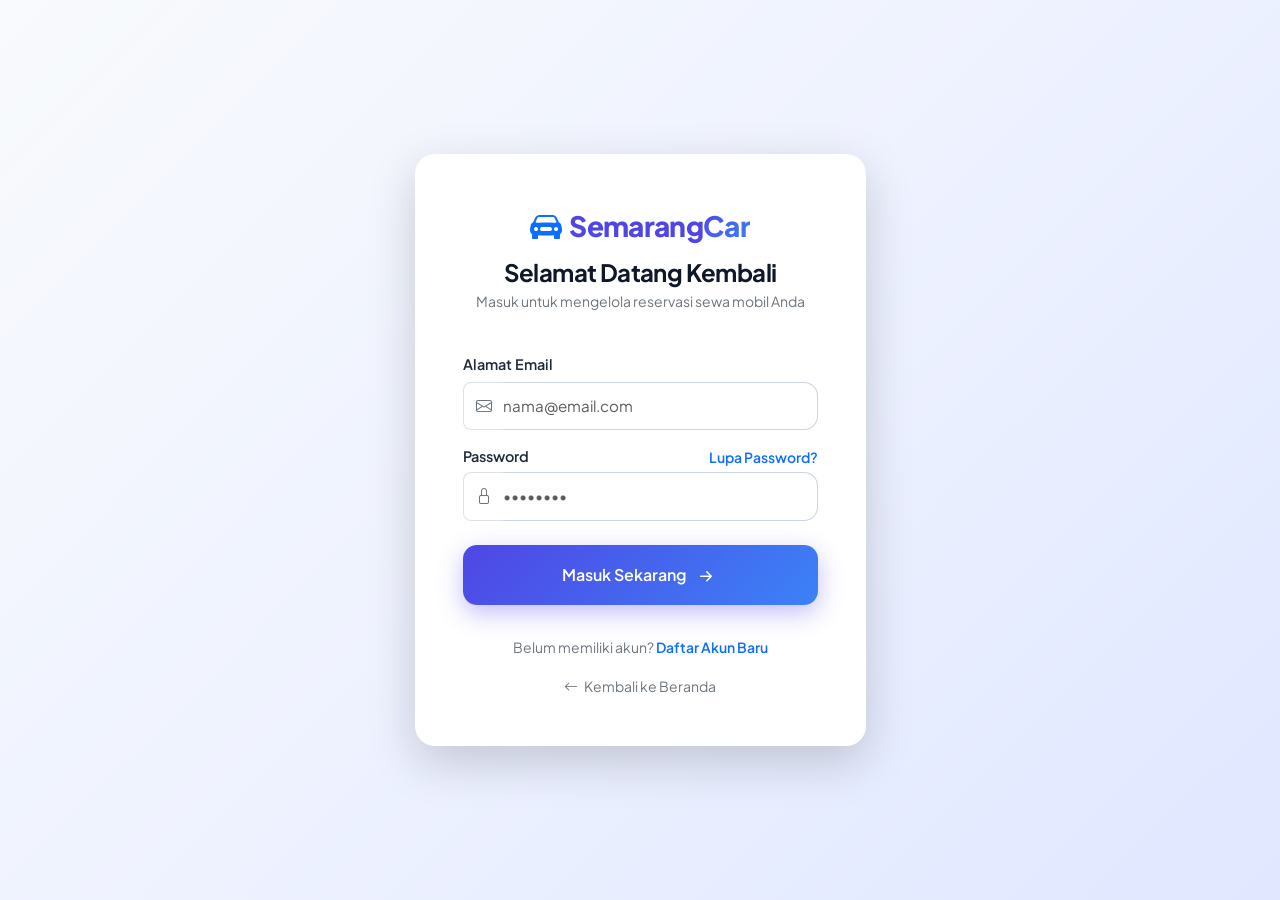
<file: frontend/login.html>
<!DOCTYPE html>
<html lang="id">
<head>
    <meta charset="UTF-8">
    <meta name="viewport" content="width=device-width, initial-scale=1.0">
    <title>Masuk Akun - SemarangCar</title>
    <link href="https://cdn.jsdelivr.net/npm/bootstrap@5.3.2/dist/css/bootstrap.min.css" rel="stylesheet">
    <link href="https://cdn.jsdelivr.net/npm/bootstrap-icons@1.11.1/font/bootstrap-icons.css" rel="stylesheet">
    <link rel="stylesheet" href="assets/css/style.css">
</head>
<body class="d-flex align-items-center justify-content-center min-vh-100 py-5" style="background: var(--gradient-hero);">
    <div class="container">
        <div class="row justify-content-center">
            <div class="col-lg-5 col-md-7">
                <div class="card card-modern p-4 p-md-5 border-0 shadow-lg fade-in-up">
                    <div class="text-center mb-4">
                        <a class="navbar-brand d-inline-flex align-items-center gap-2 mb-2" href="index.html">
                            <i class="bi bi-car-front-fill fs-2 text-primary"></i>
                            <span class="fs-3">Semarang<span class="text-gradient">Car</span></span>
                        </a>
                        <h4 class="fw-bold mb-1">Selamat Datang Kembali</h4>
                        <p class="text-secondary small">Masuk untuk mengelola reservasi sewa mobil Anda</p>
                    </div>

                    <form id="loginForm">
                        <div class="mb-3">
                            <label class="form-label" for="email">Alamat Email</label>
                            <div class="input-group">
                                <span class="input-group-text bg-white border-end-0 border-slate-300 rounded-start-3"><i class="bi bi-envelope text-secondary"></i></span>
                                <input type="email" id="email" class="form-control border-start-0 ps-0" placeholder="nama@email.com" required>
                            </div>
                        </div>

                        <div class="mb-4">
                            <div class="d-flex justify-content-between align-items-center mb-1">
                                <label class="form-label mb-0" for="password">Password</label>
                                <a href="#" data-bs-toggle="modal" data-bs-target="#resetPasswordModal" class="small text-primary text-decoration-none fw-semibold">Lupa Password?</a>
                            </div>
                            <div class="input-group">
                                <span class="input-group-text bg-white border-end-0 border-slate-300 rounded-start-3"><i class="bi bi-lock text-secondary"></i></span>
                                <input type="password" id="password" class="form-control border-start-0 ps-0" placeholder="••••••••" required>
                            </div>
                        </div>

                        <button type="submit" id="submitBtn" class="btn btn-primary-custom w-100 mb-3 py-2.5">
                            <span>Masuk Sekarang</span> <i class="bi bi-arrow-right-short fs-4"></i>
                        </button>
                    </form>

                    <div class="text-center mt-3">
                        <p class="small text-secondary mb-0">Belum memiliki akun? <a href="register.html" class="text-primary fw-semibold text-decoration-none">Daftar Akun Baru</a></p>
                        <div class="mt-3">
                            <a href="index.html" class="text-secondary small text-decoration-none"><i class="bi bi-arrow-left me-1"></i> Kembali ke Beranda</a>
                        </div>
                    </div>
                </div>
            </div>
        </div>
    </div>

    <!-- Modal Lupa Password / Reset Password -->
    <div class="modal fade" id="resetPasswordModal" tabindex="-1" aria-hidden="true">
        <div class="modal-dialog modal-dialog-centered">
            <div class="modal-content rounded-4 border-0 shadow-lg p-3">
                <div class="modal-header border-bottom-0 pb-0">
                    <h5 class="modal-title fw-bold"><i class="bi bi-key me-2 text-primary"></i> Reset Password Akun</h5>
                    <button type="button" class="btn-close" data-bs-dismiss="modal" aria-label="Close"></button>
                </div>
                <div class="modal-body p-4">
                    <p class="text-secondary small mb-3">Masukkan email terdaftar dan nomor HP Anda untuk verifikasi pembaruan password baru.</p>
                    <form id="resetPasswordForm">
                        <div class="mb-3">
                            <label class="form-label" for="resetEmail">Email Terdaftar</label>
                            <input type="email" id="resetEmail" class="form-control" placeholder="nama@email.com" required>
                        </div>
                        <div class="mb-3">
                            <label class="form-label" for="resetNoHp">Nomor HP Terdaftar</label>
                            <input type="text" id="resetNoHp" class="form-control" placeholder="08123456789" required>
                        </div>
                        <div class="mb-4">
                            <label class="form-label" for="resetNewPassword">Password Baru</label>
                            <input type="password" id="resetNewPassword" class="form-control" placeholder="Minimal 4 karakter" minlength="4" required>
                        </div>
                        <div class="d-flex justify-content-end gap-2">
                            <button type="button" class="btn btn-secondary-custom" data-bs-dismiss="modal">Batal</button>
                            <button type="submit" id="resetSubmitBtn" class="btn btn-primary-custom">Perbarui Password</button>
                        </div>
                    </form>
                </div>
            </div>
        </div>
    </div>

    <div id="toastContainer" class="toast-container position-fixed bottom-0 end-0 p-3"></div>

    <script src="https://cdn.jsdelivr.net/npm/bootstrap@5.3.2/dist/js/bootstrap.bundle.min.js"></script>
    <script src="assets/js/script.js"></script>
    <script>
        document.getElementById("loginForm").addEventListener("submit", async function(e){
            e.preventDefault();

            const email = document.getElementById("email").value.trim();
            const password = document.getElementById("password").value;
            const submitBtn = document.getElementById("submitBtn");

            submitBtn.disabled = true;
            submitBtn.innerHTML = '<span class="spinner-border spinner-border-sm me-2"></span> Memproses...';

            try {
                const response = await fetch(`${API_BASE_URL}/user/login`, {
                    method: "POST",
                    headers: { "Content-Type": "application/json" },
                    body: JSON.stringify({ email, password })
                });

                const data = await response.json();

                if (!response.ok) {
                    showToast(data.message || "Login gagal, silakan periksa email & password", "danger");
                    submitBtn.disabled = false;
                    submitBtn.innerHTML = '<span>Masuk Sekarang</span> <i class="bi bi-arrow-right-short fs-4"></i>';
                    return;
                }

                localStorage.setItem("user", JSON.stringify(data.user));
                if (data.token) {
                    localStorage.setItem("token", data.token);
                }

                showToast(`Selamat datang kembali, ${data.user.nama}!`, "success");

                setTimeout(() => {
                    if (data.user.role === "ADMIN") {
                        window.location.href = "admin.html";
                    } else {
                        window.location.href = "index.html";
                    }
                }, 800);

            } catch (err) {
                showToast("Server tidak dapat dihubungi. Pastikan backend Spring Boot telah berjalan.", "danger");
                submitBtn.disabled = false;
                submitBtn.innerHTML = '<span>Masuk Sekarang</span> <i class="bi bi-arrow-right-short fs-4"></i>';
            }
        });

        document.getElementById("resetPasswordForm").addEventListener("submit", async function(e){
            e.preventDefault();
            const email = document.getElementById("resetEmail").value.trim();
            const noHp = document.getElementById("resetNoHp").value.trim();
            const newPassword = document.getElementById("resetNewPassword").value;
            const btn = document.getElementById("resetSubmitBtn");

            btn.disabled = true;
            btn.innerHTML = '<span class="spinner-border spinner-border-sm me-2"></span> Memperbarui...';

            try {
                const res = await fetch(`${API_BASE_URL}/user/reset-password`, {
                    method: "POST",
                    headers: { "Content-Type": "application/json" },
                    body: JSON.stringify({ email, noHp, newPassword })
                });

                const data = await res.json();

                if (res.ok) {
                    showToast("Password berhasil diperbarui! Silakan login dengan password baru Anda.", "success");
                    const modalEl = document.getElementById("resetPasswordModal");
                    const bsModal = bootstrap.Modal.getInstance(modalEl);
                    if (bsModal) bsModal.hide();
                    document.getElementById("email").value = email;
                    document.getElementById("password").value = "";
                } else {
                    showToast(data.message || "Gagal memperbarui password", "danger");
                }
            } catch (err) {
                showToast("Terjadi kesalahan koneksi server", "danger");
            } finally {
                btn.disabled = false;
                btn.innerText = "Perbarui Password";
            }
        });
    </script>
</body>
</html>
</file>
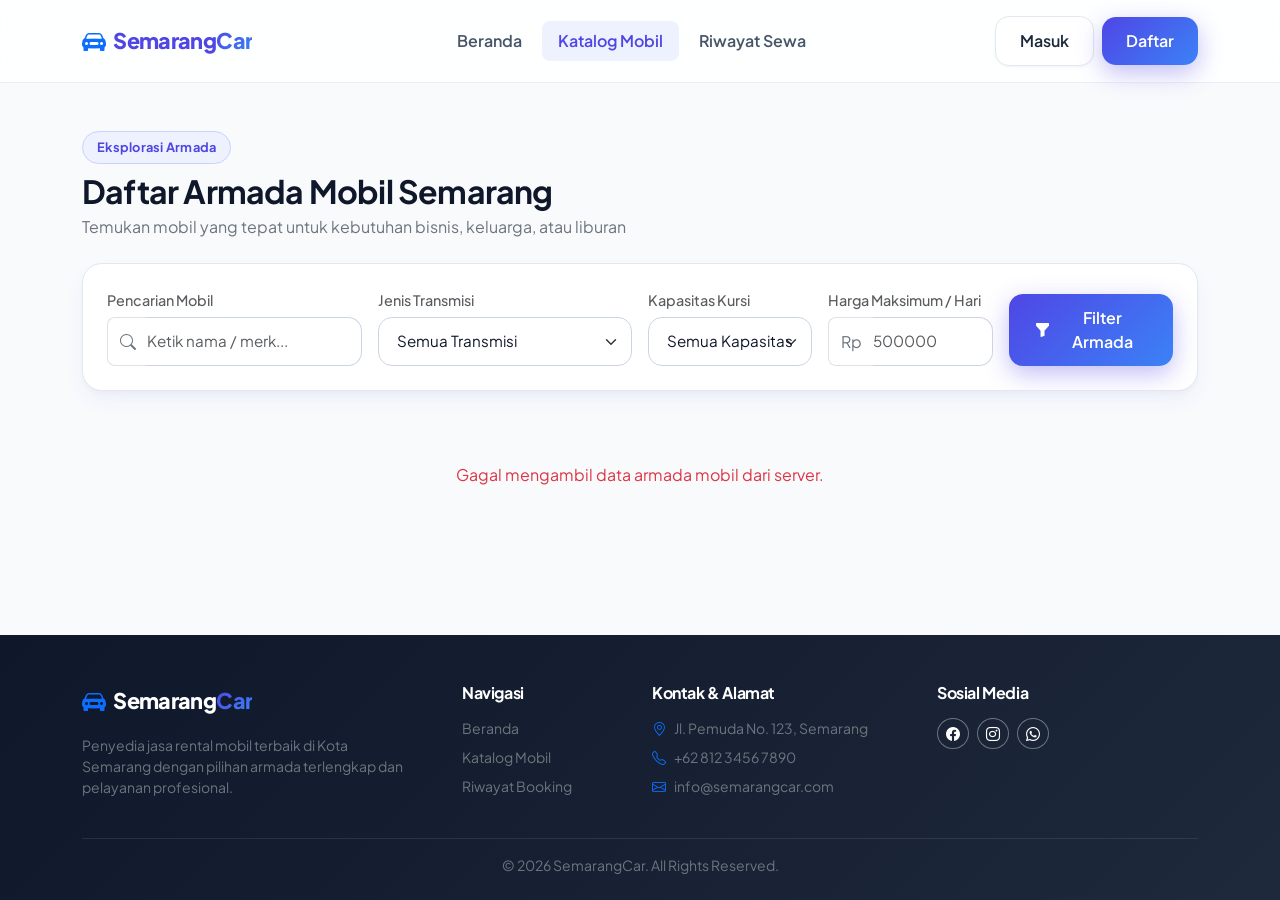
<file: frontend/mobil.html>
<!DOCTYPE html>
<html lang="id">
<head>
    <meta charset="UTF-8">
    <meta name="viewport" content="width=device-width, initial-scale=1.0">
    <title>Katalog Mobil - SemarangCar</title>
    <link href="https://cdn.jsdelivr.net/npm/bootstrap@5.3.2/dist/css/bootstrap.min.css" rel="stylesheet">
    <link href="https://cdn.jsdelivr.net/npm/bootstrap-icons@1.11.1/font/bootstrap-icons.css" rel="stylesheet">
    <link rel="stylesheet" href="assets/css/style.css">
</head>
<body>
    <nav class="navbar navbar-expand-lg navbar-custom sticky-top">
        <div class="container">
            <a class="navbar-brand d-flex align-items-center gap-2" href="index.html">
                <i class="bi bi-car-front-fill fs-4 text-primary"></i>
                <span>Semarang<span class="text-gradient">Car</span></span>
            </a>
            <button class="navbar-toggler border-0" type="button" data-bs-toggle="collapse" data-bs-target="#navbarNav">
                <span class="navbar-toggler-icon"></span>
            </button>
            <div class="collapse navbar-collapse" id="navbarNav">
                <ul class="navbar-nav mx-auto gap-1">
                    <li class="nav-item"><a class="nav-link" href="index.html">Beranda</a></li>
                    <li class="nav-item"><a class="nav-link active" href="mobil.html">Katalog Mobil</a></li>
                    <li class="nav-item"><a class="nav-link" href="riwayat.html">Riwayat Sewa</a></li>
                </ul>
                <div class="d-flex align-items-center" id="authNavLinks"></div>
            </div>
        </div>
    </nav>

    <main class="py-5" id="main">
        <div class="container">
            <div class="d-flex flex-column flex-md-row justify-content-between align-items-start align-items-md-center mb-4 gap-2">
                <div>
                    <span class="badge-custom badge-indigo mb-2">Eksplorasi Armada</span>
                    <h2 class="fw-bold mb-1">Daftar Armada Mobil Semarang</h2>
                    <p class="text-secondary mb-0">Temukan mobil yang tepat untuk kebutuhan bisnis, keluarga, atau liburan</p>
                </div>
            </div>
            
            <div class="card card-modern p-4 mb-4">
                <form id="filterForm" class="row g-3 align-items-end">
                    <div class="col-lg-3 col-md-6">
                        <label class="form-label text-muted small fw-medium" for="searchInput">Pencarian Mobil</label>
                        <div class="input-group">
                            <span class="input-group-text bg-white border-end-0 border-slate-300 rounded-start-3"><i class="bi bi-search text-secondary"></i></span>
                            <input type="text" id="searchInput" class="form-control border-start-0 ps-0" placeholder="Ketik nama / merk...">
                        </div>
                    </div>
                    <div class="col-lg-3 col-md-6">
                        <label class="form-label text-muted small fw-medium" for="transmisiSelect">Jenis Transmisi</label>
                        <select id="transmisiSelect" class="form-select">
                            <option value="">Semua Transmisi</option>
                            <option value="Otomatis">Otomatis (Matic)</option>
                            <option value="Manual">Manual</option>
                        </select>
                    </div>
                    <div class="col-lg-2 col-md-6">
                        <label class="form-label text-muted small fw-medium" for="kapasitasSelect">Kapasitas Kursi</label>
                        <select id="kapasitasSelect" class="form-select">
                            <option value="">Semua Kapasitas</option>
                            <option value="5">Minimal 5 Kursi</option>
                            <option value="7">Minimal 7 Kursi</option>
                        </select>
                    </div>
                    <div class="col-lg-2 col-md-6">
                        <label class="form-label text-muted small fw-medium" for="maxHargaInput">Harga Maksimum / Hari</label>
                        <div class="input-group">
                            <span class="input-group-text bg-white border-end-0 border-slate-300 rounded-start-3 text-secondary small">Rp</span>
                            <input type="number" id="maxHargaInput" class="form-control border-start-0 ps-0" placeholder="500000" step="50000">
                        </div>
                    </div>
                    <div class="col-lg-2 col-md-12">
                        <button type="submit" class="btn btn-primary-custom w-100 py-2.5">
                            <i class="bi bi-funnel-fill"></i> Filter Armada
                        </button>
                    </div>
                </form>
            </div>

            <div class="row g-4" id="carGrid" aria-live="polite">
                <div class="col-md-4">
                    <div class="card card-modern p-3">
                        <div class="skeleton mb-3" style="height: 200px; border-radius:14px;"></div>
                        <div class="skeleton mb-2" style="height: 24px; width: 70%;"></div>
                        <div class="skeleton mb-3" style="height: 20px; width: 40%;"></div>
                        <div class="skeleton" style="height: 42px; border-radius:10px;"></div>
                    </div>
                </div>
                <div class="col-md-4">
                    <div class="card card-modern p-3">
                        <div class="skeleton mb-3" style="height: 200px; border-radius:14px;"></div>
                        <div class="skeleton mb-2" style="height: 24px; width: 70%;"></div>
                        <div class="skeleton mb-3" style="height: 20px; width: 40%;"></div>
                        <div class="skeleton" style="height: 42px; border-radius:10px;"></div>
                    </div>
                </div>
                <div class="col-md-4">
                    <div class="card card-modern p-3">
                        <div class="skeleton mb-3" style="height: 200px; border-radius:14px;"></div>
                        <div class="skeleton mb-2" style="height: 24px; width: 70%;"></div>
                        <div class="skeleton mb-3" style="height: 20px; width: 40%;"></div>
                        <div class="skeleton" style="height: 42px; border-radius:10px;"></div>
                    </div>
                </div>
            </div>
        </div>
    </main>

    <footer class="pt-5 pb-4">
        <div class="container">
            <div class="row g-4 mb-4">
                <div class="col-lg-4">
                    <a class="navbar-brand d-flex align-items-center gap-2 mb-3" href="index.html">
                        <i class="bi bi-car-front-fill fs-4 text-primary"></i>
                        <span class="text-white">Semarang<span class="text-gradient">Car</span></span>
                    </a>
                    <p class="text-secondary small me-lg-4">Penyedia jasa rental mobil terbaik di Kota Semarang dengan pilihan armada terlengkap dan pelayanan profesional.</p>
                </div>
                <div class="col-lg-2 col-md-4">
                    <h6 class="fw-bold text-white mb-3">Navigasi</h6>
                    <ul class="list-unstyled text-secondary small">
                        <li class="mb-2"><a href="index.html" class="text-secondary text-decoration-none">Beranda</a></li>
                        <li class="mb-2"><a href="mobil.html" class="text-secondary text-decoration-none">Katalog Mobil</a></li>
                        <li class="mb-2"><a href="riwayat.html" class="text-secondary text-decoration-none">Riwayat Booking</a></li>
                    </ul>
                </div>
                <div class="col-lg-3 col-md-4">
                    <h6 class="fw-bold text-white mb-3">Kontak & Alamat</h6>
                    <p class="text-secondary small mb-2"><i class="bi bi-geo-alt me-2 text-primary"></i>Jl. Pemuda No. 123, Semarang</p>
                    <p class="text-secondary small mb-2"><i class="bi bi-telephone me-2 text-primary"></i>+62 812 3456 7890</p>
                    <p class="text-secondary small"><i class="bi bi-envelope me-2 text-primary"></i>info@semarangcar.com</p>
                </div>
                <div class="col-lg-3 col-md-4">
                    <h6 class="fw-bold text-white mb-3">Sosial Media</h6>
                    <div class="d-flex gap-2">
                        <a href="#" class="btn btn-outline-secondary btn-sm rounded-circle text-white" aria-label="Facebook"><i class="bi bi-facebook"></i></a>
                        <a href="#" class="btn btn-outline-secondary btn-sm rounded-circle text-white" aria-label="Instagram"><i class="bi bi-instagram"></i></a>
                        <a href="#" class="btn btn-outline-secondary btn-sm rounded-circle text-white" aria-label="WhatsApp"><i class="bi bi-whatsapp"></i></a>
                    </div>
                </div>
            </div>
            <hr class="border-secondary opacity-25">
            <p class="text-center text-secondary small mb-0">&copy; 2026 SemarangCar. All Rights Reserved.</p>
        </div>
    </footer>

    <button id="btnBackToTop" class="btn btn-primary-custom" aria-label="Kembali ke Atas"><i class="bi bi-arrow-up fs-5"></i></button>
    <div id="toastContainer" class="toast-container position-fixed bottom-0 end-0 p-3"></div>

    <script src="https://cdn.jsdelivr.net/npm/bootstrap@5.3.2/dist/js/bootstrap.bundle.min.js"></script>
    <script src="assets/js/script.js"></script>
    <script>
        document.addEventListener('DOMContentLoaded', () => {
            fetchCars();
            document.getElementById('filterForm').addEventListener('submit', (e) => {
                e.preventDefault();
                fetchCars();
            });

            let debounceTimer;
            const triggerDebounceFetch = () => {
                clearTimeout(debounceTimer);
                debounceTimer = setTimeout(fetchCars, 400);
            };

            document.getElementById('searchInput').addEventListener('input', triggerDebounceFetch);
            document.getElementById('maxHargaInput').addEventListener('input', triggerDebounceFetch);
            document.getElementById('transmisiSelect').addEventListener('change', fetchCars);
            document.getElementById('kapasitasSelect').addEventListener('change', fetchCars);
        });

        async function fetchCars() {
            const grid = document.getElementById('carGrid');
            
            const search = document.getElementById('searchInput').value;
            const transmisi = document.getElementById('transmisiSelect').value;
            const kapasitas = document.getElementById('kapasitasSelect').value;
            const maxHarga = document.getElementById('maxHargaInput').value;

            const url = new URL(`${API_BASE_URL}/mobil`);
            if (search) url.searchParams.append('search', search);
            if (transmisi) url.searchParams.append('transmisi', transmisi);
            if (kapasitas) url.searchParams.append('kapasitas', kapasitas);
            if (maxHarga) url.searchParams.append('maxHarga', maxHarga);

            try {
                const res = await fetch(url);
                const cars = await res.json();

                if (!cars || cars.length === 0) {
                    grid.innerHTML = `
                        <div class="col-12 text-center py-5">
                            <div class="p-5 rounded-4 bg-white border border-light shadow-sm">
                                <i class="bi bi-search text-secondary display-4 mb-3 d-block"></i>
                                <h5 class="fw-bold">Tidak ada armada mobil yang cocok</h5>
                                <p class="text-secondary small mb-0">Coba ubah kata kunci atau tingkatkan batas harga maksimum Anda.</p>
                            </div>
                        </div>
                    `;
                    return;
                }

                grid.innerHTML = cars.map(car => `
                    <div class="col-md-4 fade-in-up">
                        <div class="card card-modern h-100 p-3">
                            <div class="car-card-img-wrapper mb-3">
                                <img src="${car.gambarUrl || 'https://images.unsplash.com/photo-1549399542-7e3f8b79c341?auto=format&fit=crop&q=80&w=400'}" alt="${escapeHTML(car.nama)}" class="car-card-img" onerror="this.onerror=null; this.src='https://images.unsplash.com/photo-1549399542-7e3f8b79c341?auto=format&fit=crop&q=80&w=400';">
                            </div>
                            <div class="card-body p-0 d-flex flex-column">
                                <div class="d-flex justify-content-between align-items-center mb-2">
                                    <span class="badge-custom badge-indigo">${escapeHTML(car.merk)}</span>
                                    <span class="badge-custom ${car.statusTersedia ? 'badge-emerald' : 'badge-rose'}">
                                        ${car.statusTersedia ? 'Tersedia' : 'Disewa'}
                                    </span>
                                </div>
                                <h5 class="fw-bold mb-2">${escapeHTML(car.nama)}</h5>
                                <p class="text-primary fw-bold fs-5 mb-3">${formatRupiah(car.harga)} <span class="text-secondary fw-normal fs-6">/ hari</span></p>
                                <div class="d-flex justify-content-between text-secondary small mb-3 border-top border-bottom py-2">
                                    <span><i class="bi bi-gear me-1"></i>${escapeHTML(car.transmisi)}</span>
                                    <span><i class="bi bi-people me-1"></i>${car.kapasitas} Kursi</span>
                                    <span><i class="bi bi-fuel-pump me-1"></i>${escapeHTML(car.bahanBakar)}</span>
                                </div>
                                <a href="detail.html?id=${car.id}" class="btn ${car.statusTersedia ? 'btn-primary-custom' : 'btn-secondary-custom'} w-100 mt-auto text-center">
                                    ${car.statusTersedia ? 'Sewa Mobil Ini' : 'Lihat Detail'}
                                </a>
                            </div>
                        </div>
                    </div>
                `).join('');
            } catch (e) {
                grid.innerHTML = '<div class="col-12 text-center text-danger py-5">Gagal mengambil data armada mobil dari server.</div>';
            }
        }
    </script>
</body>
</html>
</file>
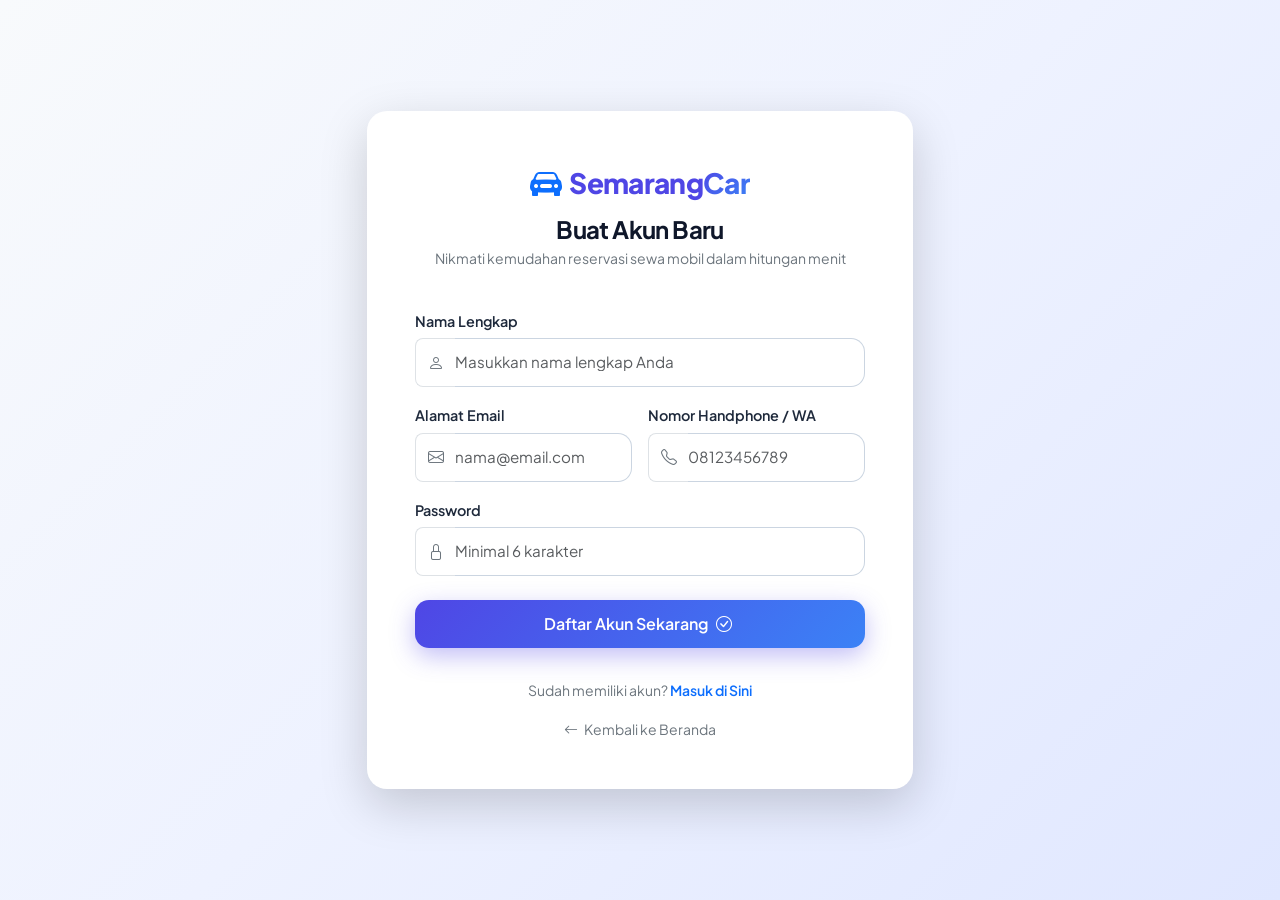
<file: frontend/register.html>
<!DOCTYPE html>
<html lang="id">
<head>
    <meta charset="UTF-8">
    <meta name="viewport" content="width=device-width, initial-scale=1.0">
    <title>Daftar Akun - SemarangCar</title>
    <link href="https://cdn.jsdelivr.net/npm/bootstrap@5.3.2/dist/css/bootstrap.min.css" rel="stylesheet">
    <link href="https://cdn.jsdelivr.net/npm/bootstrap-icons@1.11.1/font/bootstrap-icons.css" rel="stylesheet">
    <link rel="stylesheet" href="assets/css/style.css">
</head>
<body class="d-flex align-items-center justify-content-center min-vh-100 py-5" style="background: var(--gradient-hero);">
    <div class="container">
        <div class="row justify-content-center">
            <div class="col-lg-6 col-md-8">
                <div class="card card-modern p-4 p-md-5 border-0 shadow-lg fade-in-up">
                    <div class="text-center mb-4">
                        <a class="navbar-brand d-inline-flex align-items-center gap-2 mb-2" href="index.html">
                            <i class="bi bi-car-front-fill fs-2 text-primary"></i>
                            <span class="fs-3">Semarang<span class="text-gradient">Car</span></span>
                        </a>
                        <h4 class="fw-bold mb-1">Buat Akun Baru</h4>
                        <p class="text-secondary small">Nikmati kemudahan reservasi sewa mobil dalam hitungan menit</p>
                    </div>

                    <form id="registerForm">
                        <div class="mb-3">
                            <label class="form-label" for="nama">Nama Lengkap</label>
                            <div class="input-group">
                                <span class="input-group-text bg-white border-end-0 border-slate-300 rounded-start-3"><i class="bi bi-person text-secondary"></i></span>
                                <input type="text" id="nama" class="form-control border-start-0 ps-0" placeholder="Masukkan nama lengkap Anda" required>
                            </div>
                        </div>

                        <div class="row g-3 mb-3">
                            <div class="col-md-6">
                                <label class="form-label" for="email">Alamat Email</label>
                                <div class="input-group">
                                    <span class="input-group-text bg-white border-end-0 border-slate-300 rounded-start-3"><i class="bi bi-envelope text-secondary"></i></span>
                                    <input type="email" id="email" class="form-control border-start-0 ps-0" placeholder="nama@email.com" required>
                                </div>
                            </div>
                            <div class="col-md-6">
                                <label class="form-label" for="noHp">Nomor Handphone / WA</label>
                                <div class="input-group">
                                    <span class="input-group-text bg-white border-end-0 border-slate-300 rounded-start-3"><i class="bi bi-telephone text-secondary"></i></span>
                                    <input type="tel" id="noHp" class="form-control border-start-0 ps-0" placeholder="08123456789" required>
                                </div>
                            </div>
                        </div>

                        <div class="mb-4">
                            <label class="form-label" for="password">Password</label>
                            <div class="input-group">
                                <span class="input-group-text bg-white border-end-0 border-slate-300 rounded-start-3"><i class="bi bi-lock text-secondary"></i></span>
                                <input type="password" id="password" class="form-control border-start-0 ps-0" placeholder="Minimal 6 karakter" minlength="6" required>
                            </div>
                        </div>

                        <button type="submit" id="submitBtn" class="btn btn-primary-custom w-100 mb-3 py-2.5">
                            <span>Daftar Akun Sekarang</span> <i class="bi bi-check-circle me-1"></i>
                        </button>
                    </form>

                    <div class="text-center mt-3">
                        <p class="small text-secondary mb-0">Sudah memiliki akun? <a href="login.html" class="text-primary fw-semibold text-decoration-none">Masuk di Sini</a></p>
                        <div class="mt-3">
                            <a href="index.html" class="text-secondary small text-decoration-none"><i class="bi bi-arrow-left me-1"></i> Kembali ke Beranda</a>
                        </div>
                    </div>
                </div>
            </div>
        </div>
    </div>

    <div id="toastContainer" class="toast-container position-fixed bottom-0 end-0 p-3"></div>

    <script src="https://cdn.jsdelivr.net/npm/bootstrap@5.3.2/dist/js/bootstrap.bundle.min.js"></script>
    <script src="assets/js/script.js"></script>
    <script>
        document.getElementById("registerForm").addEventListener("submit", async function(e){
            e.preventDefault();

            const nama = document.getElementById("nama").value.trim();
            const email = document.getElementById("email").value.trim();
            const noHp = document.getElementById("noHp").value.trim();
            const password = document.getElementById("password").value;
            const submitBtn = document.getElementById("submitBtn");

            submitBtn.disabled = true;
            submitBtn.innerHTML = '<span class="spinner-border spinner-border-sm me-2"></span> mendaftarkan...';

            try {
                const response = await fetch(`${API_BASE_URL}/user/register`, {
                    method: "POST",
                    headers: { "Content-Type": "application/json" },
                    body: JSON.stringify({ nama, email, noHp, password })
                });

                const data = await response.json();

                if (!response.ok) {
                    showToast(data.message || "Pendaftaran gagal, periksa kelengkapan data", "danger");
                    submitBtn.disabled = false;
                    submitBtn.innerHTML = '<span>Daftar Akun Sekarang</span> <i class="bi bi-check-circle me-1"></i>';
                    return;
                }

                showToast("Pendaftaran berhasil! Mengalihkan ke halaman masuk...", "success");

                setTimeout(() => {
                    window.location.href = "login.html";
                }, 1200);

            } catch (err) {
                showToast("Server tidak dapat dihubungi. Pastikan backend Spring Boot telah berjalan.", "danger");
                submitBtn.disabled = false;
                submitBtn.innerHTML = '<span>Daftar Akun Sekarang</span> <i class="bi bi-check-circle me-1"></i>';
            }
        });
    </script>
</body>
</html>
</file>
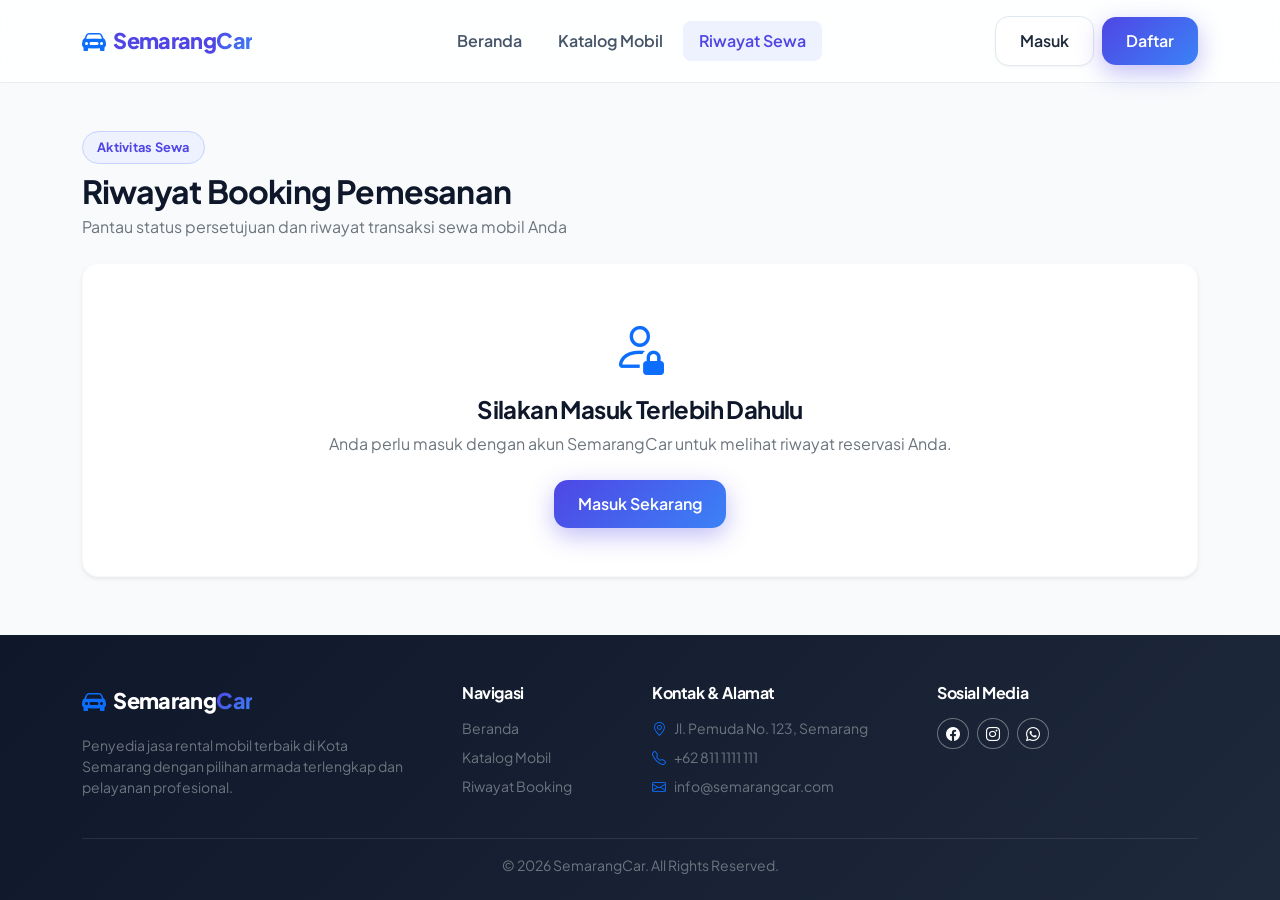
<file: frontend/riwayat.html>
<!DOCTYPE html>
<html lang="id">
<head>
    <meta charset="UTF-8">
    <meta name="viewport" content="width=device-width, initial-scale=1.0">
    <title>Riwayat Sewa - SemarangCar</title>
    <link href="https://cdn.jsdelivr.net/npm/bootstrap@5.3.2/dist/css/bootstrap.min.css" rel="stylesheet">
    <link href="https://cdn.jsdelivr.net/npm/bootstrap-icons@1.11.1/font/bootstrap-icons.css" rel="stylesheet">
    <link rel="stylesheet" href="assets/css/style.css">
    <style>
        @media print {
            body * {
                visibility: hidden;
            }
            #printableInvoice, #printableInvoice * {
                visibility: visible;
            }
            #printableInvoice {
                position: absolute;
                left: 0;
                top: 0;
                width: 100%;
            }
            .no-print {
                display: none !important;
            }
        }
    </style>
</head>
<body>
    <nav class="navbar navbar-expand-lg navbar-custom sticky-top no-print">
        <div class="container">
            <a class="navbar-brand d-flex align-items-center gap-2" href="index.html">
                <i class="bi bi-car-front-fill fs-4 text-primary"></i>
                <span>Semarang<span class="text-gradient">Car</span></span>
            </a>
            <button class="navbar-toggler border-0" type="button" data-bs-toggle="collapse" data-bs-target="#navbarNav">
                <span class="navbar-toggler-icon"></span>
            </button>
            <div class="collapse navbar-collapse" id="navbarNav">
                <ul class="navbar-nav mx-auto gap-1">
                    <li class="nav-item"><a class="nav-link" href="index.html">Beranda</a></li>
                    <li class="nav-item"><a class="nav-link" href="mobil.html">Katalog Mobil</a></li>
                    <li class="nav-item"><a class="nav-link active" href="riwayat.html">Riwayat Sewa</a></li>
                </ul>
                <div class="d-flex align-items-center" id="authNavLinks"></div>
            </div>
        </div>
    </nav>

    <main class="py-5 no-print">
        <div class="container">
            <div class="d-flex flex-column flex-md-row justify-content-between align-items-start align-items-md-center mb-4 gap-2">
                <div>
                    <span class="badge-custom badge-indigo mb-2">Aktivitas Sewa</span>
                    <h2 class="fw-bold mb-1">Riwayat Booking Pemesanan</h2>
                    <p class="text-secondary mb-0">Pantau status persetujuan dan riwayat transaksi sewa mobil Anda</p>
                </div>
            </div>

            <div id="bookingList">
                <div class="card card-modern p-4 mb-3">
                    <div class="skeleton mb-3" style="height: 28px; width: 40%;"></div>
                    <div class="skeleton mb-2" style="height: 20px; width: 60%;"></div>
                    <div class="skeleton" style="height: 20px; width: 30%;"></div>
                </div>
            </div>
        </div>
    </main>

    <!-- Modal E-Receipt / Invoice Printable -->
    <div class="modal fade" id="invoiceModal" tabindex="-1" aria-hidden="true">
        <div class="modal-dialog modal-dialog-centered modal-lg">
            <div class="modal-content rounded-4 border-0 shadow-lg">
                <div class="modal-header border-bottom-0 pb-0 no-print">
                    <h5 class="modal-title fw-bold"><i class="bi bi-receipt me-2 text-primary"></i> E-Receipt / Invoice Resmi</h5>
                    <button type="button" class="btn-close" data-bs-dismiss="modal" aria-label="Close"></button>
                </div>
                <div class="modal-body p-4 p-md-5" id="printableInvoice">
                    <!-- Dynamic Invoice Content -->
                </div>
                <div class="modal-footer border-top-0 pt-0 no-print d-flex justify-content-between">
                    <button type="button" class="btn btn-secondary-custom" data-bs-dismiss="modal">Tutup</button>
                    <button type="button" onclick="window.print()" class="btn btn-primary-custom px-4">
                        <i class="bi bi-printer me-2"></i> Cetak / Simpan PDF
                    </button>
                </div>
            </div>
        </div>
    </div>

    <footer class="pt-5 pb-4 no-print">
        <div class="container">
            <div class="row g-4 mb-4">
                <div class="col-lg-4">
                    <a class="navbar-brand d-flex align-items-center gap-2 mb-3" href="index.html">
                        <i class="bi bi-car-front-fill fs-4 text-primary"></i>
                        <span class="text-white">Semarang<span class="text-gradient">Car</span></span>
                    </a>
                    <p class="text-secondary small me-lg-4">Penyedia jasa rental mobil terbaik di Kota Semarang dengan pilihan armada terlengkap dan pelayanan profesional.</p>
                </div>
                <div class="col-lg-2 col-md-4">
                    <h6 class="fw-bold text-white mb-3">Navigasi</h6>
                    <ul class="list-unstyled text-secondary small">
                        <li class="mb-2"><a href="index.html" class="text-secondary text-decoration-none">Beranda</a></li>
                        <li class="mb-2"><a href="mobil.html" class="text-secondary text-decoration-none">Katalog Mobil</a></li>
                        <li class="mb-2"><a href="riwayat.html" class="text-secondary text-decoration-none">Riwayat Booking</a></li>
                    </ul>
                </div>
                <div class="col-lg-3 col-md-4">
                    <h6 class="fw-bold text-white mb-3">Kontak & Alamat</h6>
                    <p class="text-secondary small mb-2"><i class="bi bi-geo-alt me-2 text-primary"></i>Jl. Pemuda No. 123, Semarang</p>
                    <p class="text-secondary small mb-2"><i class="bi bi-telephone me-2 text-primary"></i>+62 811 1111 111</p>
                    <p class="text-secondary small"><i class="bi bi-envelope me-2 text-primary"></i>info@semarangcar.com</p>
                </div>
                <div class="col-lg-3 col-md-4">
                    <h6 class="fw-bold text-white mb-3">Sosial Media</h6>
                    <div class="d-flex gap-2">
                        <a href="#" class="btn btn-outline-secondary btn-sm rounded-circle text-white" aria-label="Facebook"><i class="bi bi-facebook"></i></a>
                        <a href="#" class="btn btn-outline-secondary btn-sm rounded-circle text-white" aria-label="Instagram"><i class="bi bi-instagram"></i></a>
                        <a href="https://wa.me/628111111111" target="_blank" class="btn btn-outline-secondary btn-sm rounded-circle text-white" aria-label="WhatsApp"><i class="bi bi-whatsapp"></i></a>
                    </div>
                </div>
            </div>
            <hr class="border-secondary opacity-25">
            <p class="text-center text-secondary small mb-0">&copy; 2026 SemarangCar. All Rights Reserved.</p>
        </div>
    </footer>

    <button id="btnBackToTop" class="btn btn-primary-custom no-print" aria-label="Kembali ke Atas"><i class="bi bi-arrow-up fs-5"></i></button>
    <div id="toastContainer" class="toast-container position-fixed bottom-0 end-0 p-3 no-print"></div>

    <script src="https://cdn.jsdelivr.net/npm/bootstrap@5.3.2/dist/js/bootstrap.bundle.min.js"></script>
    <script src="assets/js/script.js"></script>
    <script>
        let userBookings = [];
        let bsInvoiceModal = null;

        document.addEventListener('DOMContentLoaded', () => {
            bsInvoiceModal = new bootstrap.Modal(document.getElementById('invoiceModal'));
            fetchHistory();
        });

        async function fetchHistory() {
            const user = JSON.parse(localStorage.getItem('user'));
            const container = document.getElementById('bookingList');

            if (!user) {
                container.innerHTML = `
                    <div class="p-5 rounded-4 bg-white border border-light text-center shadow-sm">
                        <i class="bi bi-person-lock text-primary display-4 mb-3 d-block"></i>
                        <h4 class="fw-bold">Silakan Masuk Terlebih Dahulu</h4>
                        <p class="text-secondary mb-4">Anda perlu masuk dengan akun SemarangCar untuk melihat riwayat reservasi Anda.</p>
                        <a href="login.html" class="btn btn-primary-custom px-4">Masuk Sekarang</a>
                    </div>
                `;
                return;
            }

            try {
                const res = await fetch(`${API_BASE_URL}/booking/user/${user.id}`, {
                    headers: getAuthHeaders()
                });
                userBookings = await res.json();

                if (!userBookings || userBookings.length === 0) {
                    container.innerHTML = `
                        <div class="p-5 rounded-4 bg-white border border-light text-center shadow-sm">
                            <i class="bi bi-clock-history text-secondary display-4 mb-3 d-block"></i>
                            <h4 class="fw-bold">Belum Ada Riwayat Pemesanan</h4>
                            <p class="text-secondary mb-4">Anda belum pernah melakukan pemesanan sewa mobil di SemarangCar.</p>
                            <a href="mobil.html" class="btn btn-primary-custom px-4">Cari & Sewa Mobil Sekarang</a>
                        </div>
                    `;
                    return;
                }

                container.innerHTML = userBookings.map(item => {
                    let badgeClass = 'badge-amber';
                    let statusLabel = '<i class="bi bi-hourglass-split me-1"></i> Menunggu Persetujuan';

                    if (item.status === 'APPROVED') {
                        badgeClass = 'badge-emerald';
                        statusLabel = '<i class="bi bi-check-circle-fill me-1"></i> Disetujui (Siap Pakai)';
                    } else if (item.status === 'REJECTED') {
                        badgeClass = 'badge-rose';
                        statusLabel = '<i class="bi bi-x-circle-fill me-1"></i> Ditolak';
                    }

                    const adminPhone = "628111111111";
                    const metodeText = item.metodePembayaran || 'COD / Tunai';
                    const waText = `Halo Admin SemarangCar, saya ingin konfirmasi pesanan sewa mobil:

📌 *Detail Pesanan:*
- *ID Booking:* #${item.id}
- *Nama Pelanggan:* ${user.nama}
- *Mobil:* ${item.mobil ? item.mobil.nama : 'Armada Mobil'}
- *Tanggal Sewa:* ${item.tanggalMulai} (${item.durasiHari} Hari)
- *Driver:* ${item.denganSopir ? 'Dengan Driver' : 'Lepas Kunci'}
- *Metode Bayar:* ${metodeText}
- *Total Biaya:* ${formatRupiah(item.totalHarga)}

Mohon diproses untuk persetujuan. Terima kasih!`;

                    const waUrl = `https://wa.me/${adminPhone}?text=${encodeURIComponent(waText)}`;

                    return `
                        <div class="card card-modern p-4 mb-3 fade-in-up">
                            <div class="d-flex flex-column flex-md-row justify-content-between align-items-start align-items-md-center gap-2 mb-3 border-bottom pb-3">
                                <div>
                                    <span class="text-secondary small fw-semibold">Kode Booking: #${item.id}</span>
                                    <h5 class="fw-bold mb-0 text-dark">${escapeHTML(item.mobil ? item.mobil.nama : 'Armada Mobil')}</h5>
                                </div>
                                <div class="d-flex align-items-center gap-2">
                                    <span class="badge-custom ${badgeClass}">${statusLabel}</span>
                                    <button onclick="openInvoice(${item.id})" class="btn btn-outline-primary btn-sm rounded-pill px-3 fw-semibold d-inline-flex align-items-center gap-1">
                                        <i class="bi bi-printer me-1"></i> E-Receipt
                                    </button>
                                    <a href="${waUrl}" target="_blank" class="btn btn-success btn-sm rounded-pill px-3 fw-semibold d-inline-flex align-items-center gap-1">
                                        <i class="bi bi-whatsapp"></i> WA Admin
                                    </a>
                                </div>
                            </div>

                            <div class="row g-3 text-secondary small align-items-center">
                                <div class="col-6 col-md-3">
                                    <span class="d-block text-muted">Tanggal Mulai</span>
                                    <strong class="text-dark fs-6"><i class="bi bi-calendar-event me-1 text-primary"></i> ${item.tanggalMulai}</strong>
                                </div>
                                <div class="col-6 col-md-2">
                                    <span class="d-block text-muted">Durasi Sewa</span>
                                    <strong class="text-dark fs-6"><i class="bi bi-clock me-1 text-primary"></i> ${item.durasiHari} Hari</strong>
                                </div>
                                <div class="col-6 col-md-3">
                                    <span class="d-block text-muted">Metode Pembayaran</span>
                                    <strong class="text-dark fs-6"><i class="bi bi-credit-card me-1 text-primary"></i> ${metodeText}</strong>
                                </div>
                                <div class="col-6 col-md-4 text-md-end">
                                    <span class="d-block text-muted">Total Pembayaran</span>
                                    <strong class="text-primary fs-5">${formatRupiah(item.totalHarga)}</strong>
                                </div>
                            </div>

                            ${item.catatan ? `
                                <div class="mt-3 p-2.5 bg-light rounded-3 small text-secondary">
                                    <i class="bi bi-info-circle me-1 text-primary"></i> <strong>Catatan:</strong> ${escapeHTML(item.catatan)}
                                </div>
                            ` : ''}
                        </div>
                    `;
                }).join('');
            } catch (e) {
                container.innerHTML = '<div class="alert alert-danger p-4 rounded-4 shadow-sm">Gagal memuat data riwayat pemesanan dari server.</div>';
            }
        }

        function openInvoice(bookingId) {
            const booking = userBookings.find(b => b.id === bookingId);
            if (!booking) return;

            const user = JSON.parse(localStorage.getItem('user')) || {};
            const invArea = document.getElementById('printableInvoice');

            const isApproved = booking.status === 'APPROVED';
            const stampBadge = isApproved 
                ? '<div class="px-3 py-1 bg-success-subtle text-success border border-success rounded-3 fw-bold fs-5 text-uppercase">LUNAS / APPROVED</div>'
                : '<div class="px-3 py-1 bg-warning-subtle text-warning border border-warning rounded-3 fw-bold fs-5 text-uppercase">MENUNGGU VERIFIKASI</div>';

            const subtotalDriver = booking.denganSopir ? 150000 * booking.durasiHari : 0;
            const subtotalMobil = booking.totalHarga - subtotalDriver;

            invArea.innerHTML = `
                <div class="d-flex justify-content-between align-items-start border-bottom pb-4 mb-4">
                    <div>
                        <h3 class="fw-bold text-primary mb-1"><i class="bi bi-car-front-fill me-2"></i>SemarangCar Rental</h3>
                        <p class="text-secondary small mb-0">Jl. Pemuda No. 123, Kota Semarang, Jawa Tengah</p>
                        <p class="text-secondary small mb-0">Telepon: +62 811 1111 111 | Email: info@semarangcar.com</p>
                    </div>
                    <div class="text-end">
                        <h4 class="fw-bold text-dark mb-1">INVOICE SEWA</h4>
                        <p class="text-secondary small mb-1">No. Ref: <strong>INV-SMR-${booking.id}</strong></p>
                        <p class="text-secondary small mb-0">Tanggal: ${new Date().toLocaleDateString('id-ID')}</p>
                    </div>
                </div>

                <div class="row g-3 mb-4 p-3 bg-light rounded-4">
                    <div class="col-md-6">
                        <span class="text-muted small d-block">DITERBITKAN UNTUK (PELANGGAN):</span>
                        <strong class="text-dark fs-6 d-block">${escapeHTML(user.nama || 'Pelanggan')}</strong>
                        <span class="text-secondary small d-block">${escapeHTML(user.email || '')}</span>
                        <span class="text-secondary small d-block">No HP: ${escapeHTML(user.noHp || '-')}</span>
                    </div>
                    <div class="col-md-6 text-md-end d-flex flex-column align-items-md-end justify-content-center">
                        <span class="text-muted small d-block mb-1">STATUS RESERVASI:</span>
                        ${stampBadge}
                    </div>
                </div>

                <div class="table-responsive mb-4">
                    <table class="table table-bordered align-middle">
                        <thead class="table-light">
                            <tr>
                                <th>Deskripsi Sewa Armada</th>
                                <th class="text-center">Durasi</th>
                                <th class="text-end">Subtotal</th>
                            </tr>
                        </thead>
                        <tbody>
                            <tr>
                                <td>
                                    <strong>${escapeHTML(booking.mobil ? booking.mobil.nama : 'Armada Mobil')}</strong>
                                    <span class="d-block small text-secondary">Merk: ${escapeHTML(booking.mobil ? booking.mobil.merk : '-')} | Transmisi: ${escapeHTML(booking.mobil ? booking.mobil.transmisi : '-')}</span>
                                    <span class="d-block small text-secondary">Tanggal Sewa: ${booking.tanggalMulai}</span>
                                </td>
                                <td class="text-center">${booking.durasiHari} Hari</td>
                                <td class="text-end fw-semibold">${formatRupiah(subtotalMobil)}</td>
                            </tr>
                            ${booking.denganSopir ? `
                                <tr>
                                    <td>
                                        <strong>Layanan Driver / Sopir Profesional</strong>
                                        <span class="d-block small text-secondary">Tarif Rp150.000 / hari</span>
                                    </td>
                                    <td class="text-center">${booking.durasiHari} Hari</td>
                                    <td class="text-end fw-semibold">${formatRupiah(subtotalDriver)}</td>
                                </tr>
                            ` : ''}
                        </tbody>
                        <tfoot>
                            <tr>
                                <td colspan="2" class="text-end fw-bold">Metode Pembayaran:</td>
                                <td class="text-end fw-bold text-dark">${booking.metodePembayaran || 'COD / Tunai'}</td>
                            </tr>
                            <tr>
                                <td colspan="2" class="text-end fw-bold fs-5 text-dark">TOTAL BIAYA:</td>
                                <td class="text-end fw-bold fs-5 text-primary">${formatRupiah(booking.totalHarga)}</td>
                            </tr>
                        </tfoot>
                    </table>
                </div>

                <div class="p-3 border rounded-3 bg-light small text-secondary mb-2">
                    <h6 class="fw-bold text-dark mb-1">Syarat & Ketentuan Pengambilan Unit:</h6>
                    <ul class="mb-0 ps-3">
                        <li>Wajib menunjukkan E-Receipt ini dan KTP asli saat serah terima unit mobil.</li>
                        <li>Keterlambatan pengembalian unit melebihi durasi sewa akan dikenakan denda proporsional.</li>
                    </ul>
                </div>
            `;

            bsInvoiceModal.show();
        }
    </script>
</body>
</html>
</file>
<file: frontend/assets/css/style.css>
@import url('https://fonts.googleapis.com/css2?family=Plus+Jakarta+Sans:wght@300;400;500;600;700;800&display=swap');

:root {
    /* Color Palette - 2026 Startup Aesthetic */
    --primary-50: #EEF2FF;
    --primary-100: #E0E7FF;
    --primary-500: #6366F1;
    --primary-600: #4F46E5;
    --primary-700: #4338CA;
    
    --accent-emerald: #10B981;
    --accent-amber: #F59E0B;
    --accent-rose: #EF4444;
    
    --slate-50: #F8FAFC;
    --slate-100: #F1F5F9;
    --slate-200: #E2E8F0;
    --slate-300: #CBD5E1;
    --slate-400: #94A3B8;
    --slate-600: #475569;
    --slate-800: #1E293B;
    --slate-900: #0F172A;

    --gradient-primary: linear-gradient(135deg, #4F46E5 0%, #3B82F6 100%);
    --gradient-hero: linear-gradient(135deg, #F8FAFC 0%, #EEF2FF 50%, #E0E7FF 100%);
    --gradient-dark: linear-gradient(135deg, #0F172A 0%, #1E293B 100%);

    --radius-sm: 8px;
    --radius-md: 14px;
    --radius-lg: 20px;
    --radius-xl: 28px;
    --radius-full: 9999px;

    --shadow-sm: 0 1px 3px rgba(15, 23, 42, 0.05);
    --shadow-md: 0 10px 25px -5px rgba(79, 70, 229, 0.08), 0 4px 6px -2px rgba(15, 23, 42, 0.03);
    --shadow-lg: 0 20px 30px -10px rgba(79, 70, 229, 0.15), 0 10px 15px -3px rgba(15, 23, 42, 0.05);
    --shadow-glow: 0 8px 24px 0 rgba(79, 70, 229, 0.35);

    --transition-fast: all 0.2s cubic-bezier(0.4, 0, 0.2, 1);
    --transition-base: all 0.3s cubic-bezier(0.4, 0, 0.2, 1);
}

/* Global Styles */
body {
    font-family: 'Plus Jakarta Sans', sans-serif;
    background-color: var(--slate-50);
    color: var(--slate-900);
    display: flex;
    flex-direction: column;
    min-height: 100vh;
    overflow-x: hidden;
}

main {
    flex: 1;
}

/* Typography */
h1, h2, h3, h4, h5, h6 {
    color: var(--slate-900);
    letter-spacing: -0.025em;
}

.text-gradient {
    background: var(--gradient-primary);
    -webkit-background-clip: text;
    -webkit-text-fill-color: transparent;
}

/* Navbar Modern Glassmorphism */
.navbar-custom {
    background-color: rgba(255, 255, 255, 0.85);
    backdrop-filter: blur(16px);
    -webkit-backdrop-filter: blur(16px);
    border-bottom: 1px solid rgba(226, 232, 240, 0.7);
    padding: 16px 0;
    transition: var(--transition-base);
}

.navbar-brand {
    font-weight: 800;
    font-size: 1.35rem;
    letter-spacing: -0.03em;
    color: var(--primary-600) !important;
}

.nav-link {
    font-weight: 600;
    color: var(--slate-600);
    padding: 8px 16px !important;
    border-radius: var(--radius-sm);
    transition: var(--transition-fast);
}

.nav-link:hover {
    color: var(--primary-600);
    background-color: var(--primary-50);
}

.nav-link.active {
    color: var(--primary-600) !important;
    background-color: var(--primary-50);
}

/* Buttons */
.btn-primary-custom {
    background: var(--gradient-primary);
    color: #ffffff !important;
    border: none;
    border-radius: var(--radius-md);
    font-weight: 600;
    padding: 12px 26px;
    box-shadow: var(--shadow-glow);
    transition: var(--transition-base);
    display: inline-flex;
    align-items: center;
    justify-content: center;
    gap: 8px;
}

.btn-primary-custom:hover {
    transform: translateY(-2px);
    box-shadow: 0 12px 28px 0 rgba(79, 70, 229, 0.45);
    color: #ffffff !important;
}

.btn-primary-custom:active {
    transform: scale(0.98);
}

.btn-secondary-custom {
    background-color: #ffffff;
    color: var(--slate-800) !important;
    border: 1px solid var(--slate-200);
    border-radius: var(--radius-md);
    font-weight: 600;
    padding: 12px 26px;
    box-shadow: var(--shadow-sm);
    transition: var(--transition-base);
}

.btn-secondary-custom:hover {
    background-color: var(--slate-100);
    border-color: var(--slate-300);
    transform: translateY(-2px);
}

/* Hero Section */
.hero-section {
    position: relative;
    padding: 90px 0 70px;
    background: var(--gradient-hero);
    overflow: hidden;
}

.hero-section::before {
    content: '';
    position: absolute;
    top: -100px;
    right: -100px;
    width: 400px;
    height: 400px;
    background: radial-gradient(circle, rgba(99, 102, 241, 0.15) 0%, rgba(255,255,255,0) 70%);
    border-radius: 50%;
    pointer-events: none;
}

.hero-img {
    max-width: 100%;
    height: auto;
    border-radius: var(--radius-xl);
    box-shadow: var(--shadow-lg);
    transition: var(--transition-base);
}

.hero-img:hover {
    transform: scale(1.02);
}

/* Modern Card System */
.card-modern {
    background: #ffffff;
    border: 1px solid var(--slate-200);
    border-radius: var(--radius-lg);
    box-shadow: var(--shadow-md);
    transition: var(--transition-base);
    overflow: hidden;
}

.card-modern:hover {
    transform: translateY(-8px);
    box-shadow: var(--shadow-lg);
    border-color: var(--primary-100);
}

/* Car Card Image & Badges */
.car-card-img-wrapper {
    position: relative;
    overflow: hidden;
    height: 220px;
    border-radius: var(--radius-md);
}

.car-card-img {
    width: 100%;
    height: 100%;
    object-fit: cover;
    transition: var(--transition-base);
}

.card-modern:hover .car-card-img {
    transform: scale(1.06);
}

.badge-custom {
    padding: 6px 14px;
    border-radius: var(--radius-full);
    font-size: 0.8rem;
    font-weight: 700;
    letter-spacing: 0.02em;
    display: inline-flex;
    align-items: center;
    gap: 6px;
}

.badge-emerald {
    background-color: #ECFDF5;
    color: #059669;
    border: 1px solid #A7F3D0;
}

.badge-indigo {
    background-color: #EEF2FF;
    color: #4F46E5;
    border: 1px solid #C7D2FE;
}

.badge-amber {
    background-color: #FFFBEB;
    color: #D97706;
    border: 1px solid #FDE68A;
}

.badge-rose {
    background-color: #FEF2F2;
    color: #DC2626;
    border: 1px solid #FECACA;
}

/* Form Styling */
.form-control, .form-select {
    border-radius: var(--radius-md);
    border: 1px solid var(--slate-300);
    padding: 12px 18px;
    font-size: 0.95rem;
    color: var(--slate-900);
    background-color: #ffffff;
    transition: var(--transition-fast);
}

.form-control:focus, .form-select:focus {
    border-color: var(--primary-500);
    box-shadow: 0 0 0 4px rgba(99, 102, 241, 0.15);
    outline: none;
}

.form-label {
    font-weight: 600;
    font-size: 0.9rem;
    color: var(--slate-800);
    margin-bottom: 6px;
}

/* Skeleton Loading Animation */
.skeleton {
    background: linear-gradient(90deg, #F1F5F9 25%, #E2E8F0 50%, #F1F5F9 75%);
    background-size: 200% 100%;
    animation: skeleton-loading 1.5s infinite;
    border-radius: var(--radius-sm);
}

@keyframes skeleton-loading {
    0% { background-position: 200% 0; }
    100% { background-position: -200% 0; }
}

/* Floating Back To Top Button */
#btnBackToTop {
    position: fixed;
    bottom: 32px;
    right: 32px;
    display: none;
    width: 50px;
    height: 50px;
    border-radius: var(--radius-full);
    z-index: 999;
    padding: 0;
    box-shadow: var(--shadow-glow);
}

/* Footer Styling */
footer {
    background: var(--gradient-dark);
    color: var(--slate-300);
}

footer a {
    transition: var(--transition-fast);
}

footer a:hover {
    color: var(--primary-100) !important;
}

/* Animations */
.fade-in-up {
    animation: fadeInUp 0.5s ease-out forwards;
}

@keyframes fadeInUp {
    from {
        opacity: 0;
        transform: translateY(20px);
    }
    to {
        opacity: 1;
        transform: translateY(0);
    }
}

/* Responsive Adjustments */
@media (max-width: 991.98px) {
    .hero-section {
        padding: 50px 0 40px;
        text-align: center;
    }
    
    .hero-img {
        margin-top: 30px;
        max-width: 90%;
    }

    .navbar-collapse {
        background: #ffffff;
        padding: 20px;
        border-radius: var(--radius-lg);
        box-shadow: var(--shadow-lg);
        margin-top: 12px;
    }
}

@media (max-width: 575.98px) {
    .btn-primary-custom, .btn-secondary-custom {
        width: 100%;
        padding: 12px 20px;
    }
}
</file>
